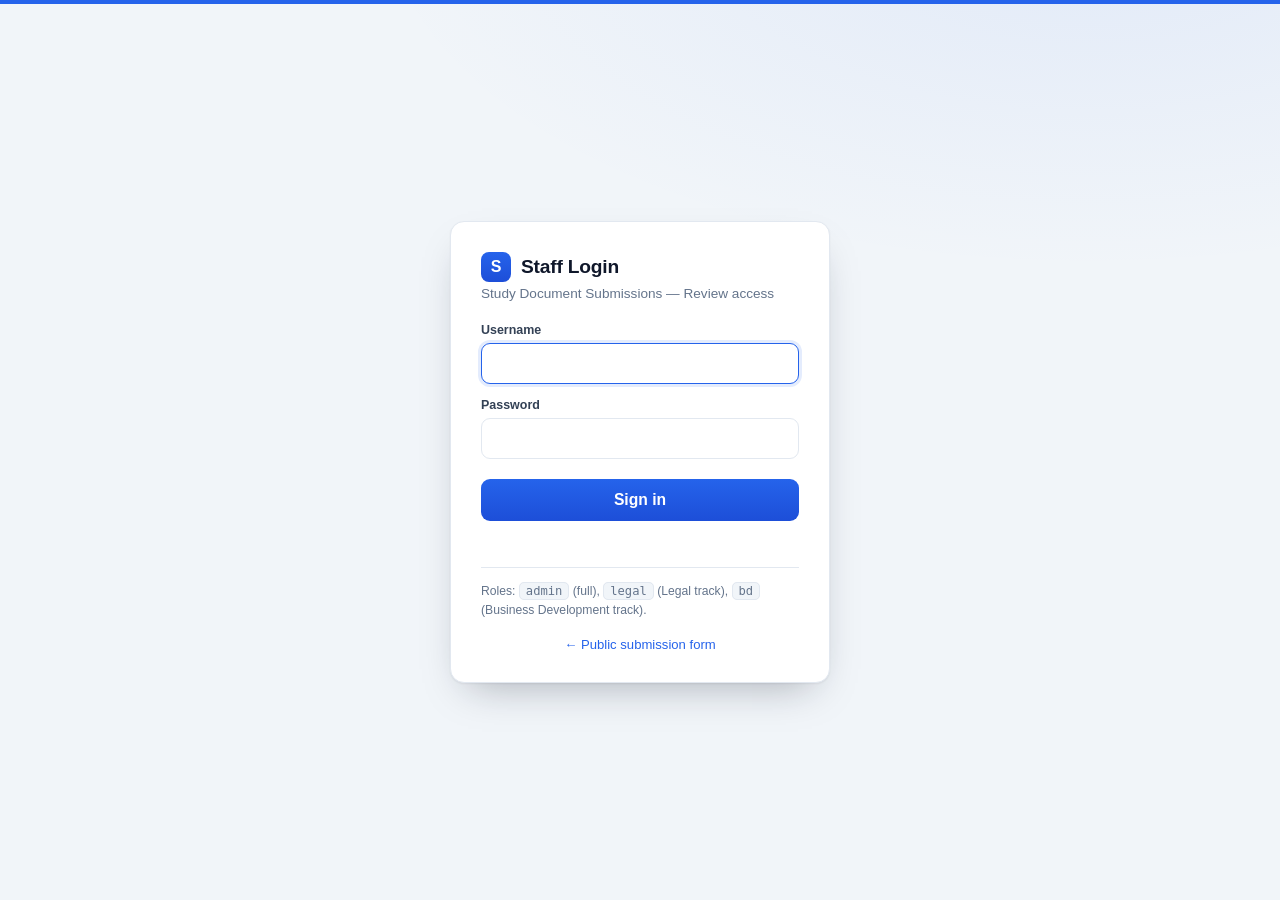
<file: Index.html>
<!DOCTYPE html>
<html lang="en">
<head>
  <meta charset="UTF-8" />
  <meta name="viewport" content="width=device-width, initial-scale=1.0" />
  <title>Staff Login — Study Document Submissions</title>
  <style>
    :root{--bg:#f1f5f9;--surface:#fff;--border:#e2e8f0;--text:#0f172a;--muted:#64748b;--brand:#2563eb;--brand2:#1d4ed8;--shadow:0 1px 2px rgba(16,24,40,.06),0 18px 40px -18px rgba(16,24,40,.35);}
    *{box-sizing:border-box;} body{margin:0;min-height:100vh;display:flex;align-items:center;justify-content:center;padding:24px;background:radial-gradient(1200px 600px at 85% -10%,rgba(37,99,235,.08),transparent 60%),var(--bg);font-family:"Inter",-apple-system,BlinkMacSystemFont,"Segoe UI",Roboto,"Noto Sans Thai",sans-serif;color:var(--text);border-top:4px solid var(--brand);}
    .card{width:100%;max-width:380px;background:var(--surface);border:1px solid var(--border);border-radius:14px;box-shadow:var(--shadow);padding:30px;}
    .brand{display:flex;align-items:center;gap:10px;margin-bottom:4px;}
    .brand .dot{width:30px;height:30px;border-radius:8px;background:linear-gradient(180deg,var(--brand),var(--brand2));display:flex;align-items:center;justify-content:center;color:#fff;font-weight:800;}
    h1{font-size:1.2rem;margin:0;letter-spacing:-.2px;}
    p.sub{color:var(--muted);font-size:.85rem;margin:4px 0 22px;}
    label{display:block;font-size:.78rem;font-weight:700;color:#334155;margin:14px 0 6px;}
    input{width:100%;padding:11px 12px;border:1px solid var(--border);border-radius:9px;font:inherit;font-size:.95rem;background:#fff;color:var(--text);}
    input:focus{outline:none;border-color:var(--brand);box-shadow:0 0 0 3px rgba(37,99,235,.12);}
    button{width:100%;margin-top:20px;padding:12px;border:none;border-radius:9px;background:linear-gradient(180deg,var(--brand),var(--brand2));color:#fff;font-weight:700;font-size:.98rem;cursor:pointer;}
    button:hover{filter:brightness(1.06);} button:disabled{opacity:.6;cursor:default;}
    .err{color:#dc2626;font-size:.85rem;margin-top:14px;min-height:1em;}
    .hint{margin-top:18px;font-size:.76rem;color:var(--muted);border-top:1px solid var(--border);padding-top:14px;line-height:1.6;}
    .hint code{background:#f1f5f9;border:1px solid var(--border);border-radius:5px;padding:1px 6px;}
    .back{display:block;text-align:center;margin-top:16px;font-size:.82rem;color:var(--brand);text-decoration:none;}
  </style>
</head>
<body>
  <div class="card">
    <div class="brand"><span class="dot">S</span><h1>Staff Login</h1></div>
    <p class="sub">Study Document Submissions — Review access</p>
    <form id="loginForm">
      <label for="username">Username</label>
      <input id="username" autocomplete="username" autofocus />
      <label for="password">Password</label>
      <input id="password" type="password" autocomplete="current-password" />
      <button type="submit" id="btn">Sign in</button>
      <div class="err" id="err"></div>
    </form>
    <div class="hint">
      Roles: <code>admin</code> (full), <code>legal</code> (Legal track), <code>bd</code> (Business Development track).
    </div>
    <a class="back" id="pub" href="/app/">← Public submission form</a>
  </div>
  <script>
    const BASE=(function(){const p=location.pathname;const r=['/login','/login.html'];for(const x of r){if(p===x||p.endsWith(x))return p.slice(0,p.length-x.length);}return p.endsWith('/')?p.slice(0,-1):p;})();
    const u=p=>BASE+p;
    document.getElementById('pub').href=u('/');
    const params=new URLSearchParams(location.search);
    const next=params.get('next')||'/review';
    const form=document.getElementById('loginForm'), err=document.getElementById('err'), btn=document.getElementById('btn');
    form.addEventListener('submit',async e=>{
      e.preventDefault(); err.textContent='';
      const username=document.getElementById('username').value.trim();
      const password=document.getElementById('password').value;
      if(!username||!password){err.textContent='Please enter username and password.';return;}
      btn.disabled=true; btn.textContent='Signing in...';
      try{
        const res=await fetch(u('/api/login'),{method:'POST',headers:{'Content-Type':'application/json'},body:JSON.stringify({username,password})});
        const data=await res.json().catch(()=>({}));
        if(res.ok&&data.token){
          sessionStorage.setItem('staff_token',data.token);
          sessionStorage.setItem('staff_role',data.role);
          sessionStorage.setItem('staff_name',data.name);
          location.href=u(next.startsWith('/')?next:'/'+next);
        }else{
          err.textContent=data.error||('Login failed (HTTP '+res.status+')');
          btn.disabled=false; btn.textContent='Sign in';
        }
      }catch(ex){ err.textContent='Network error: '+ex.message; btn.disabled=false; btn.textContent='Sign in'; }
    });
  </script>
</body>
</html>
</file>
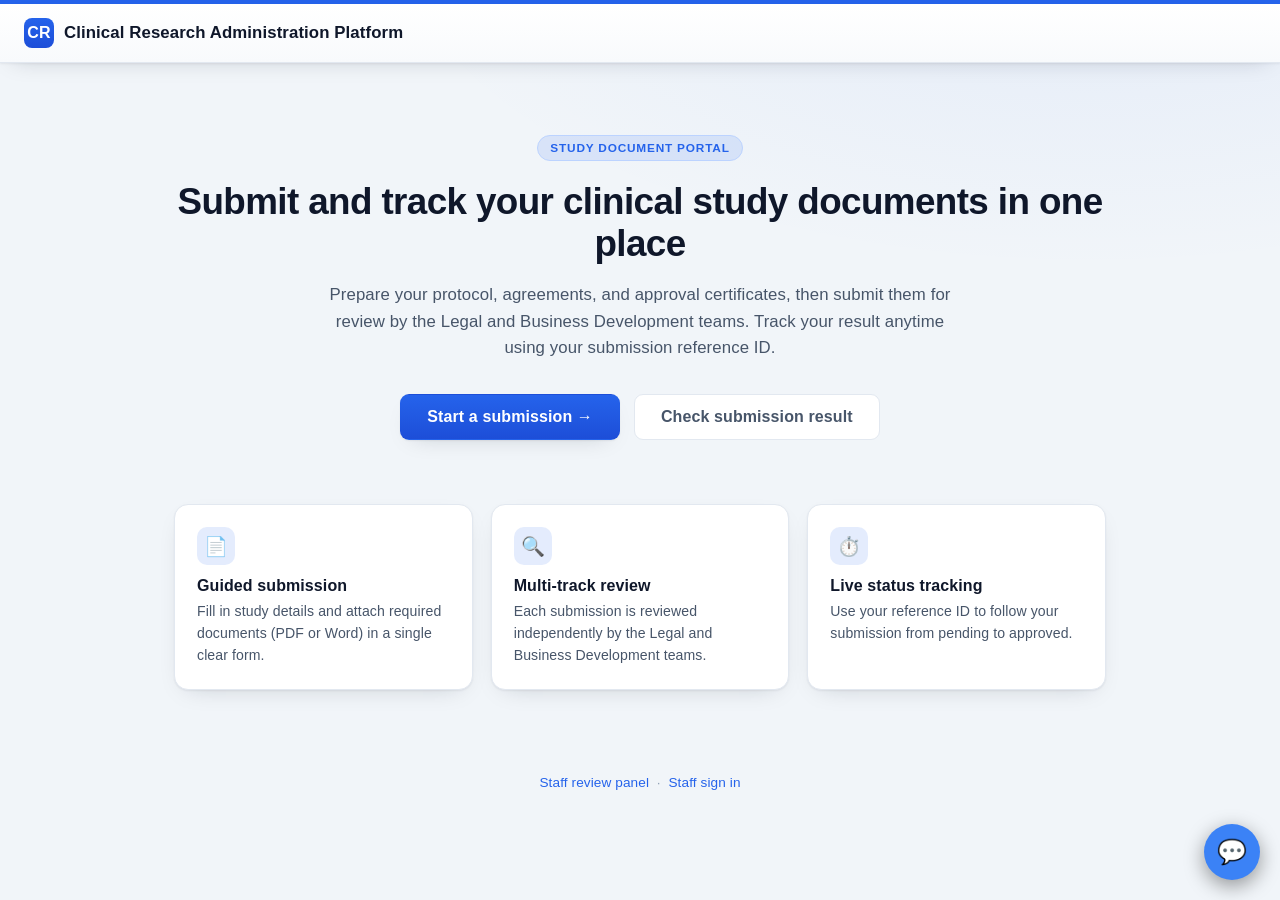
<file: index.html>
<!DOCTYPE html>
<html lang="en">
<head>
  <meta charset="UTF-8" />
  <meta name="viewport" content="width=device-width, initial-scale=1.0" />
  <title>Clinical Research Administration Platform</title>
  <style>
    * { box-sizing: border-box; }
    :root {
      --app-bg:        #f1f5f9;
      --surface-1:     #ffffff;
      --surface-2:     #f8fafc;
      --surface-3:     #eef2f7;
      --border:        #e2e8f0;
      --text:          #0f172a;
      --text-muted:    #475569;
      --text-dim:      #94a3b8;
      --brand:         #2563eb;
      --brand-strong:  #1d4ed8;
      --brand-tint:    rgba(37,99,235,.12);
      --radius:14px; --radius-sm:9px;
      --shadow:0 1px 2px rgba(16,24,40,.06), 0 8px 24px -14px rgba(16,24,40,.25);
      --font:"Inter",-apple-system,BlinkMacSystemFont,"Segoe UI",Roboto,"Helvetica Neue",Arial,"Noto Sans Thai",sans-serif;
    }
    body {
      margin: 0;
      min-height: 100vh;
      font-family: var(--font);
      color: var(--text);
      background:
        radial-gradient(1200px 600px at 85% -10%, rgba(37,99,235,.07), transparent 60%),
        var(--app-bg);
      border-top: 4px solid var(--brand);
      -webkit-font-smoothing: antialiased;
      letter-spacing: .1px;
    }
    .topbar {
      background: linear-gradient(180deg, #ffffff, #f8fafc);
      border-bottom: 1px solid var(--border);
      box-shadow: var(--shadow);
      padding: 14px 24px;
      display: flex;
      align-items: center;
      gap: 10px;
    }
    .topbar .logo {
      width: 30px; height: 30px; border-radius: 8px;
      background: linear-gradient(180deg, var(--brand), var(--brand-strong));
      display: inline-flex; align-items: center; justify-content: center;
      color: #fff; font-weight: 800; font-size: 1rem;
    }
    .topbar h1 { font-size: 1.05rem; margin: 0; font-weight: 700; }

    .hero {
      max-width: 980px;
      margin: 0 auto;
      padding: 72px 24px 40px;
      text-align: center;
    }
    .eyebrow {
      display: inline-block;
      font-size: .74rem;
      font-weight: 700;
      letter-spacing: .8px;
      text-transform: uppercase;
      color: var(--brand);
      background: var(--brand-tint);
      border: 1px solid #bcd3ff;
      padding: 5px 12px;
      border-radius: 999px;
      margin-bottom: 20px;
    }
    .hero h2 {
      font-size: 2.3rem;
      line-height: 1.15;
      margin: 0 0 16px;
      letter-spacing: -.6px;
      font-weight: 800;
    }
    .hero p.lead {
      font-size: 1.05rem;
      color: var(--text-muted);
      max-width: 640px;
      margin: 0 auto 32px;
      line-height: 1.6;
    }
    .cta-row {
      display: flex;
      gap: 14px;
      justify-content: center;
      flex-wrap: wrap;
    }
    .btn {
      display: inline-flex;
      align-items: center;
      gap: 8px;
      padding: 13px 26px;
      border-radius: var(--radius-sm);
      font-size: 1rem;
      font-weight: 600;
      text-decoration: none;
      cursor: pointer;
      border: 1px solid transparent;
      transition: filter .15s, background .15s;
    }
    .btn-primary {
      background: linear-gradient(180deg, var(--brand), var(--brand-strong));
      color: #fff;
      box-shadow: var(--shadow);
    }
    .btn-primary:hover { filter: brightness(1.07); }
    .btn-ghost {
      background: #fff;
      border-color: var(--border);
      color: var(--text-muted);
    }
    .btn-ghost:hover { background: var(--surface-3); color: var(--text); }

    .cards {
      max-width: 980px;
      margin: 0 auto;
      padding: 24px 24px 72px;
      display: grid;
      grid-template-columns: repeat(3, 1fr);
      gap: 18px;
    }
    .feature {
      background: var(--surface-1);
      border: 1px solid var(--border);
      border-radius: var(--radius);
      padding: 22px;
      box-shadow: var(--shadow);
    }
    .feature .ic {
      width: 38px; height: 38px; border-radius: 10px;
      background: var(--brand-tint); color: var(--brand);
      display: inline-flex; align-items: center; justify-content: center;
      font-size: 1.2rem; margin-bottom: 12px;
    }
    .feature h3 { margin: 0 0 6px; font-size: 1rem; font-weight: 700; }
    .feature p { margin: 0; font-size: .88rem; color: var(--text-muted); line-height: 1.55; }

    .footer-links {
      text-align: center;
      padding: 0 24px 48px;
      font-size: .85rem;
      color: var(--text-dim);
    }
    .footer-links a { color: var(--brand); text-decoration: none; }
    .footer-links a:hover { text-decoration: underline; }

    @media (max-width: 760px) {
      .cards { grid-template-columns: 1fr; }
      .hero { padding-top: 48px; }
      .hero h2 { font-size: 1.8rem; }
    }
  </style>
</head>
<body>
  <div class="topbar">
    <span class="logo">CR</span>
    <h1>Clinical Research Administration Platform</h1>
  </div>

  <section class="hero">
    <span class="eyebrow">Study Document Portal</span>
    <h2>Submit and track your clinical study documents in one place</h2>
    <p class="lead">
      Prepare your protocol, agreements, and approval certificates, then submit them
      for review by the Legal and Business Development teams. Track your result anytime
      using your submission reference ID.
    </p>
    <div class="cta-row">
      <a class="btn btn-primary navlink" data-path="/submission" href="/submission">
        Start a submission →
      </a>
      <a class="btn btn-ghost navlink" data-path="/result" href="/result">
        Check submission result
      </a>
    </div>
  </section>

  <section class="cards">
    <div class="feature">
      <div class="ic">📄</div>
      <h3>Guided submission</h3>
      <p>Fill in study details and attach required documents (PDF or Word) in a single clear form.</p>
    </div>
    <div class="feature">
      <div class="ic">🔍</div>
      <h3>Multi-track review</h3>
      <p>Each submission is reviewed independently by the Legal and Business Development teams.</p>
    </div>
    <div class="feature">
      <div class="ic">⏱️</div>
      <h3>Live status tracking</h3>
      <p>Use your reference ID to follow your submission from pending to approved.</p>
    </div>
  </section>

  <p class="footer-links">
    <a class="navlink" data-path="/review" href="/review">Staff review panel</a>
    &nbsp;·&nbsp;
    <a class="navlink" data-path="/login" href="/login">Staff sign in</a>
  </p>

  <script>
    // Detect base prefix (e.g. "" when served at "/", "/app" behind a proxy).
    const BASE = (function () {
      var p = window.location.pathname;
      var routes = ["/index.html", "/", "/submission.html", "/submission",
                    "/admin", "/admin.html", "/review", "/review.html",
                    "/result-preview", "/result-preview.html",
                    "/result", "/result.html", "/login", "/login.html"];
      for (var i = 0; i < routes.length; i++) {
        if (routes[i] !== "/" && (p === routes[i] || p.endsWith(routes[i]))) {
          return p.slice(0, p.length - routes[i].length);
        }
      }
      if (p.endsWith("/")) return p.slice(0, -1);
      return p;
    })();
    function u(path) { return BASE + path; }

    // Make nav links base-aware
    document.querySelectorAll("a.navlink").forEach(function (a) {
      a.setAttribute("href", u(a.dataset.path));
    });
  </script>
  <script>
  (function(){
    var p=window.location.pathname;
    var routes=["/index.html","/submission.html","/submission","/admin","/admin.html","/review","/review.html","/result-preview","/result-preview.html","/result","/result.html","/login","/login.html"];
    var base=p;
    for(var i=0;i<routes.length;i++){ if(p===routes[i]||p.endsWith(routes[i])){ base=p.slice(0,p.length-routes[i].length); break; } }
    if(base===p){ base = p.endsWith("/")?p.slice(0,-1):p; }
    var s=document.createElement("script"); s.src=base+"/chat-widget.js"; s.defer=true; document.body.appendChild(s);
  })();
  </script>
</body>
</html>
</file>
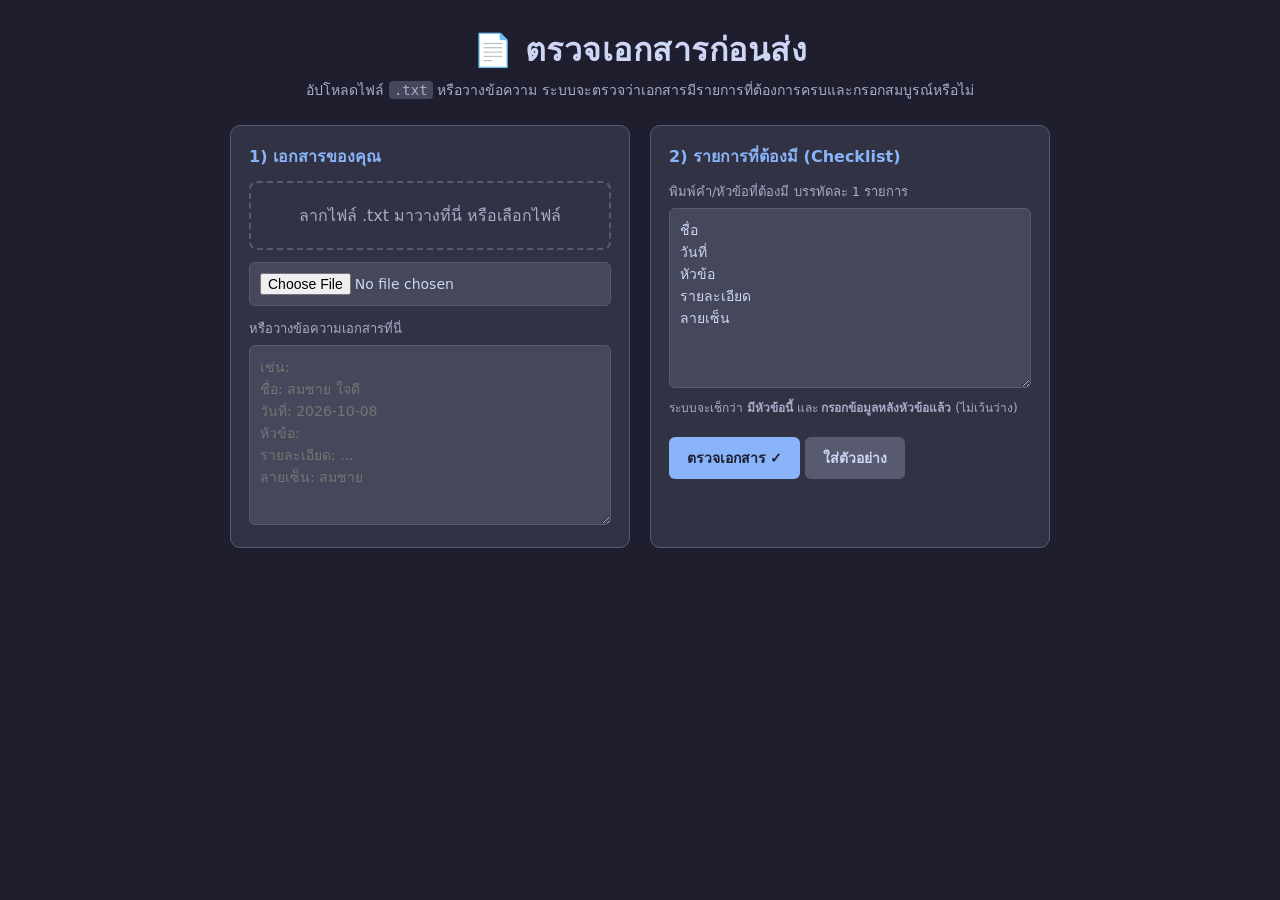
<file: doc-checker.html>
<!DOCTYPE html>
<html lang="th">
<head>
<meta charset="UTF-8" />
<meta name="viewport" content="width=device-width, initial-scale=1.0" />
<title>ตรวจเอกสารก่อนส่ง (Document Checker)</title>
<style>
  :root {
    --bg: #1e1e2e;
    --panel-bg: #313244;
    --input-bg: #45475a;
    --text: #cdd6f4;
    --muted: #a6adc8;
    --accent: #89b4fa;
    --ok: #a6e3a1;
    --error: #f38ba8;
    --warn: #f9e2af;
    --border: #585b70;
  }

  * { box-sizing: border-box; }

  body {
    margin: 0;
    min-height: 100vh;
    background: var(--bg);
    color: var(--text);
    font-family: system-ui, -apple-system, Segoe UI, Roboto, sans-serif;
    padding: 24px;
    display: flex;
    flex-direction: column;
    align-items: center;
  }

  h1 {
    margin: 0 0 4px;
    font-weight: 600;
    letter-spacing: 0.5px;
    text-align: center;
  }

  .subtitle {
    color: var(--muted);
    margin: 0 0 24px;
    text-align: center;
    font-size: 14px;
  }

  .container {
    width: min(100%, 820px);
    display: grid;
    gap: 20px;
    grid-template-columns: 1fr;
  }

  @media (min-width: 760px) {
    .container { grid-template-columns: 1fr 1fr; }
    .full { grid-column: 1 / -1; }
  }

  .panel {
    background: var(--panel-bg);
    border: 1px solid var(--border);
    border-radius: 10px;
    padding: 18px;
  }

  .panel h2 {
    margin: 0 0 12px;
    font-size: 16px;
    color: var(--accent);
  }

  label { display: block; font-size: 13px; color: var(--muted); margin-bottom: 6px; }

  textarea, input[type="file"] {
    width: 100%;
    background: var(--input-bg);
    color: var(--text);
    border: 1px solid var(--border);
    border-radius: 6px;
    padding: 10px;
    font-family: inherit;
    font-size: 14px;
  }

  textarea { min-height: 180px; resize: vertical; }

  .drop {
    border: 2px dashed var(--border);
    border-radius: 8px;
    padding: 20px;
    text-align: center;
    color: var(--muted);
    margin-bottom: 12px;
    transition: border-color 0.15s, background 0.15s;
  }
  .drop.drag { border-color: var(--accent); background: rgba(137,180,250,0.08); }

  button {
    background: var(--accent);
    color: #1e1e2e;
    border: none;
    border-radius: 6px;
    padding: 10px 18px;
    font-size: 14px;
    font-weight: 600;
    cursor: pointer;
    margin-top: 8px;
  }
  button:hover { filter: brightness(1.08); }
  button.secondary { background: var(--border); color: var(--text); }

  .score {
    font-size: 15px;
    margin: 0 0 14px;
    padding: 10px 12px;
    border-radius: 6px;
    background: var(--input-bg);
  }
  .score.pass { border-left: 4px solid var(--ok); }
  .score.fail { border-left: 4px solid var(--error); }

  ul.results { list-style: none; padding: 0; margin: 0; }
  ul.results li {
    display: flex;
    align-items: flex-start;
    gap: 8px;
    padding: 7px 0;
    border-bottom: 1px solid var(--border);
    font-size: 14px;
  }
  ul.results li:last-child { border-bottom: none; }
  .icon { font-size: 15px; line-height: 1.4; }
  .ok  { color: var(--ok); }
  .bad { color: var(--error); }
  .warn{ color: var(--warn); }
  .detail { color: var(--muted); font-size: 12px; }

  .hint { color: var(--muted); font-size: 12px; margin-top: 6px; }
  code { background: var(--input-bg); padding: 1px 5px; border-radius: 4px; }
</style>
</head>
<body>
  <h1>📄 ตรวจเอกสารก่อนส่ง</h1>
  <p class="subtitle">อัปโหลดไฟล์ <code>.txt</code> หรือวางข้อความ ระบบจะตรวจว่าเอกสารมีรายการที่ต้องการครบและกรอกสมบูรณ์หรือไม่</p>

  <div class="container">
    <div class="panel">
      <h2>1) เอกสารของคุณ</h2>
      <div class="drop" id="drop">ลากไฟล์ .txt มาวางที่นี่ หรือเลือกไฟล์</div>
      <input type="file" id="file" accept=".txt,text/plain" />
      <label style="margin-top:12px">หรือวางข้อความเอกสารที่นี่</label>
      <textarea id="docText" placeholder="เช่น:&#10;ชื่อ: สมชาย ใจดี&#10;วันที่: 2026-10-08&#10;หัวข้อ:&#10;รายละเอียด: ...&#10;ลายเซ็น: สมชาย"></textarea>
    </div>

    <div class="panel">
      <h2>2) รายการที่ต้องมี (Checklist)</h2>
      <label>พิมพ์คำ/หัวข้อที่ต้องมี บรรทัดละ 1 รายการ</label>
      <textarea id="checklist">ชื่อ
วันที่
หัวข้อ
รายละเอียด
ลายเซ็น</textarea>
      <p class="hint">ระบบจะเช็กว่า <b>มีหัวข้อนี้</b> และ <b>กรอกข้อมูลหลังหัวข้อแล้ว</b> (ไม่เว้นว่าง)</p>
      <button id="checkBtn">ตรวจเอกสาร ✓</button>
      <button id="sampleBtn" class="secondary">ใส่ตัวอย่าง</button>
    </div>

    <div class="panel full" id="resultPanel" style="display:none">
      <h2>ผลการตรวจสอบ</h2>
      <div class="score" id="score"></div>
      <ul class="results" id="results"></ul>
    </div>
  </div>

<script>
  "use strict";

  const el = (id) => document.getElementById(id);
  const docText   = el("docText");
  const checklist = el("checklist");
  const drop      = el("drop");
  const fileInput = el("file");

  // ---- โหลดไฟล์ .txt เข้า textarea ----
  function loadFile(file) {
    if (!file) return;
    if (!file.name.toLowerCase().endsWith(".txt") && file.type !== "text/plain") {
      alert("รองรับเฉพาะไฟล์ .txt ในเวอร์ชันนี้");
      return;
    }
    const reader = new FileReader();
    reader.onload = (e) => { docText.value = e.target.result; };
    reader.readAsText(file, "utf-8");
  }

  fileInput.addEventListener("change", (e) => loadFile(e.target.files[0]));

  // ลากไฟล์มาวาง (drag & drop)
  ["dragenter", "dragover"].forEach(ev =>
    drop.addEventListener(ev, (e) => { e.preventDefault(); drop.classList.add("drag"); })
  );
  ["dragleave", "drop"].forEach(ev =>
    drop.addEventListener(ev, (e) => { e.preventDefault(); drop.classList.remove("drag"); })
  );
  drop.addEventListener("drop", (e) => loadFile(e.dataTransfer.files[0]));
  drop.addEventListener("click", () => fileInput.click());

  // ---- ตรรกะการตรวจสอบ ----
  // สำหรับแต่ละรายการใน checklist เราจะหาในเอกสารแบบ "หัวข้อ: ค่า"
  // แล้วประเมิน 3 สถานะ: ไม่พบหัวข้อ / พบแต่ว่างเปล่า / กรอกครบ
  function checkDocument(text, items) {
    const lines = text.split(/\r?\n/);

    return items.map((item) => {
      const key = item.trim();
      if (!key) return null;

      // หาบรรทัดที่ขึ้นต้นด้วยหัวข้อ (รองรับ ":" และ "：")
      let found = false;
      let filled = false;
      let value = "";

      for (const line of lines) {
        // แยกหัวข้อกับค่าด้วยเครื่องหมาย : หรือ ：
        const m = line.match(/^(.*?)[:：](.*)$/);
        if (m) {
          const label = m[1].trim();
          if (label === key || label.includes(key)) {
            found = true;
            value = m[2].trim();
            if (value.length > 0) filled = true;
            break;
          }
        } else if (line.trim().includes(key)) {
          // พบคำแต่ไม่ได้อยู่ในรูปแบบ "หัวข้อ: ค่า"
          found = true;
        }
      }

      let status, note;
      if (!found)      { status = "missing"; note = "ไม่พบหัวข้อนี้ในเอกสาร"; }
      else if (!filled){ status = "empty";   note = "พบหัวข้อแต่ยังไม่ได้กรอกข้อมูล"; }
      else             { status = "ok";      note = "ข้อมูล: " + value; }

      return { key, status, note };
    }).filter(Boolean);
  }

  function render(results) {
    const resultPanel = el("resultPanel");
    const scoreBox    = el("score");
    const list        = el("results");

    resultPanel.style.display = "";
    list.innerHTML = "";

    let passCount = 0;
    for (const r of results) {
      const li = document.createElement("li");
      let icon, cls;
      if (r.status === "ok")       { icon = "✅"; cls = "ok";  passCount++; }
      else if (r.status === "empty"){ icon = "⚠️"; cls = "warn"; }
      else                          { icon = "❌"; cls = "bad"; }

      li.innerHTML =
        `<span class="icon ${cls}">${icon}</span>` +
        `<span><b>${escapeHtml(r.key)}</b><br>` +
        `<span class="detail">${escapeHtml(r.note)}</span></span>`;
      list.appendChild(li);
    }

    const total = results.length;
    const complete = passCount === total && total > 0;
    scoreBox.className = "score " + (complete ? "pass" : "fail");
    scoreBox.innerHTML = complete
      ? `🎉 เอกสารครบถ้วนและกรอกสมบูรณ์ (${passCount}/${total}) — พร้อมส่ง!`
      : `ผ่าน ${passCount}/${total} รายการ — ยังส่งไม่ได้ กรุณาแก้ไขรายการที่ ⚠️/❌`;
  }

  function escapeHtml(s) {
    return s.replace(/[&<>"']/g, (c) => (
      { "&":"&amp;", "<":"&lt;", ">":"&gt;", '"':"&quot;", "'":"&#39;" }[c]
    ));
  }

  el("checkBtn").addEventListener("click", () => {
    const text  = docText.value;
    const items = checklist.value.split(/\r?\n/).map(s => s.trim()).filter(Boolean);
    if (!text.trim()) { alert("กรุณาอัปโหลดไฟล์หรือวางข้อความเอกสารก่อน"); return; }
    if (items.length === 0) { alert("กรุณากำหนดรายการที่ต้องมีอย่างน้อย 1 รายการ"); return; }
    render(checkDocument(text, items));
  });

  // ปุ่มใส่ตัวอย่าง
  el("sampleBtn").addEventListener("click", () => {
    docText.value =
`ชื่อ: สมชาย ใจดี
วันที่: 2026-10-08
หัวข้อ:
รายละเอียด: ขอยื่นเอกสารเพื่อพิจารณา
ลายเซ็น: สมชาย`;
  });
</script>
</body>
</html>
</file>
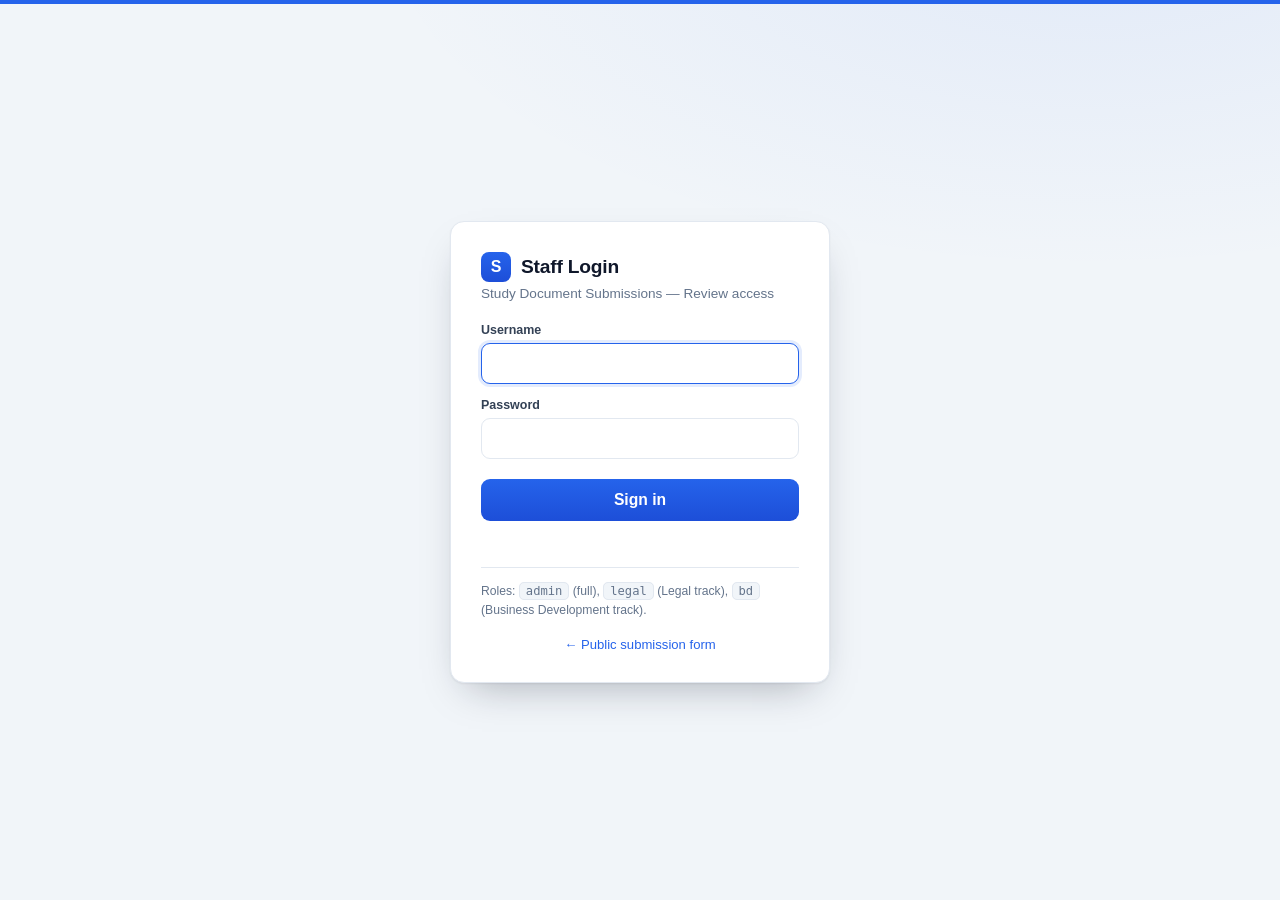
<file: login.html>
<!DOCTYPE html>
<html lang="en">
<head>
  <meta charset="UTF-8" />
  <meta name="viewport" content="width=device-width, initial-scale=1.0" />
  <title>Staff Login — Study Document Submissions</title>
  <style>
    :root{--bg:#f1f5f9;--surface:#fff;--border:#e2e8f0;--text:#0f172a;--muted:#64748b;--brand:#2563eb;--brand2:#1d4ed8;--shadow:0 1px 2px rgba(16,24,40,.06),0 18px 40px -18px rgba(16,24,40,.35);}
    *{box-sizing:border-box;} body{margin:0;min-height:100vh;display:flex;align-items:center;justify-content:center;padding:24px;background:radial-gradient(1200px 600px at 85% -10%,rgba(37,99,235,.08),transparent 60%),var(--bg);font-family:"Inter",-apple-system,BlinkMacSystemFont,"Segoe UI",Roboto,"Noto Sans Thai",sans-serif;color:var(--text);border-top:4px solid var(--brand);}
    .card{width:100%;max-width:380px;background:var(--surface);border:1px solid var(--border);border-radius:14px;box-shadow:var(--shadow);padding:30px;}
    .brand{display:flex;align-items:center;gap:10px;margin-bottom:4px;}
    .brand .dot{width:30px;height:30px;border-radius:8px;background:linear-gradient(180deg,var(--brand),var(--brand2));display:flex;align-items:center;justify-content:center;color:#fff;font-weight:800;}
    h1{font-size:1.2rem;margin:0;letter-spacing:-.2px;}
    p.sub{color:var(--muted);font-size:.85rem;margin:4px 0 22px;}
    label{display:block;font-size:.78rem;font-weight:700;color:#334155;margin:14px 0 6px;}
    input{width:100%;padding:11px 12px;border:1px solid var(--border);border-radius:9px;font:inherit;font-size:.95rem;background:#fff;color:var(--text);}
    input:focus{outline:none;border-color:var(--brand);box-shadow:0 0 0 3px rgba(37,99,235,.12);}
    button{width:100%;margin-top:20px;padding:12px;border:none;border-radius:9px;background:linear-gradient(180deg,var(--brand),var(--brand2));color:#fff;font-weight:700;font-size:.98rem;cursor:pointer;}
    button:hover{filter:brightness(1.06);} button:disabled{opacity:.6;cursor:default;}
    .err{color:#dc2626;font-size:.85rem;margin-top:14px;min-height:1em;}
    .hint{margin-top:18px;font-size:.76rem;color:var(--muted);border-top:1px solid var(--border);padding-top:14px;line-height:1.6;}
    .hint code{background:#f1f5f9;border:1px solid var(--border);border-radius:5px;padding:1px 6px;}
    .back{display:block;text-align:center;margin-top:16px;font-size:.82rem;color:var(--brand);text-decoration:none;}
  </style>
</head>
<body>
  <div class="card">
    <div class="brand"><span class="dot">S</span><h1>Staff Login</h1></div>
    <p class="sub">Study Document Submissions — Review access</p>
    <form id="loginForm">
      <label for="username">Username</label>
      <input id="username" autocomplete="username" autofocus />
      <label for="password">Password</label>
      <input id="password" type="password" autocomplete="current-password" />
      <button type="submit" id="btn">Sign in</button>
      <div class="err" id="err"></div>
    </form>
    <div class="hint">
      Roles: <code>admin</code> (full), <code>legal</code> (Legal track), <code>bd</code> (Business Development track).
    </div>
    <a class="back" id="pub" href="/app/">← Public submission form</a>
  </div>
  <script>
    const BASE=(function(){const p=location.pathname;const r=['/login','/login.html'];for(const x of r){if(p===x||p.endsWith(x))return p.slice(0,p.length-x.length);}return p.endsWith('/')?p.slice(0,-1):p;})();
    const u=p=>BASE+p;
    document.getElementById('pub').href=u('/');
    const params=new URLSearchParams(location.search);
    const next=params.get('next')||'/review';
    const form=document.getElementById('loginForm'), err=document.getElementById('err'), btn=document.getElementById('btn');
    form.addEventListener('submit',async e=>{
      e.preventDefault(); err.textContent='';
      const username=document.getElementById('username').value.trim();
      const password=document.getElementById('password').value;
      if(!username||!password){err.textContent='Please enter username and password.';return;}
      btn.disabled=true; btn.textContent='Signing in...';
      try{
        const res=await fetch(u('/api/login'),{method:'POST',headers:{'Content-Type':'application/json'},body:JSON.stringify({username,password})});
        const data=await res.json().catch(()=>({}));
        if(res.ok&&data.token){
          sessionStorage.setItem('staff_token',data.token);
          sessionStorage.setItem('staff_role',data.role);
          sessionStorage.setItem('staff_name',data.name);
          location.href=u(next.startsWith('/')?next:'/'+next);
        }else{
          err.textContent=data.error||('Login failed (HTTP '+res.status+')');
          btn.disabled=false; btn.textContent='Sign in';
        }
      }catch(ex){ err.textContent='Network error: '+ex.message; btn.disabled=false; btn.textContent='Sign in'; }
    });
  </script>
</body>
</html>
</file>
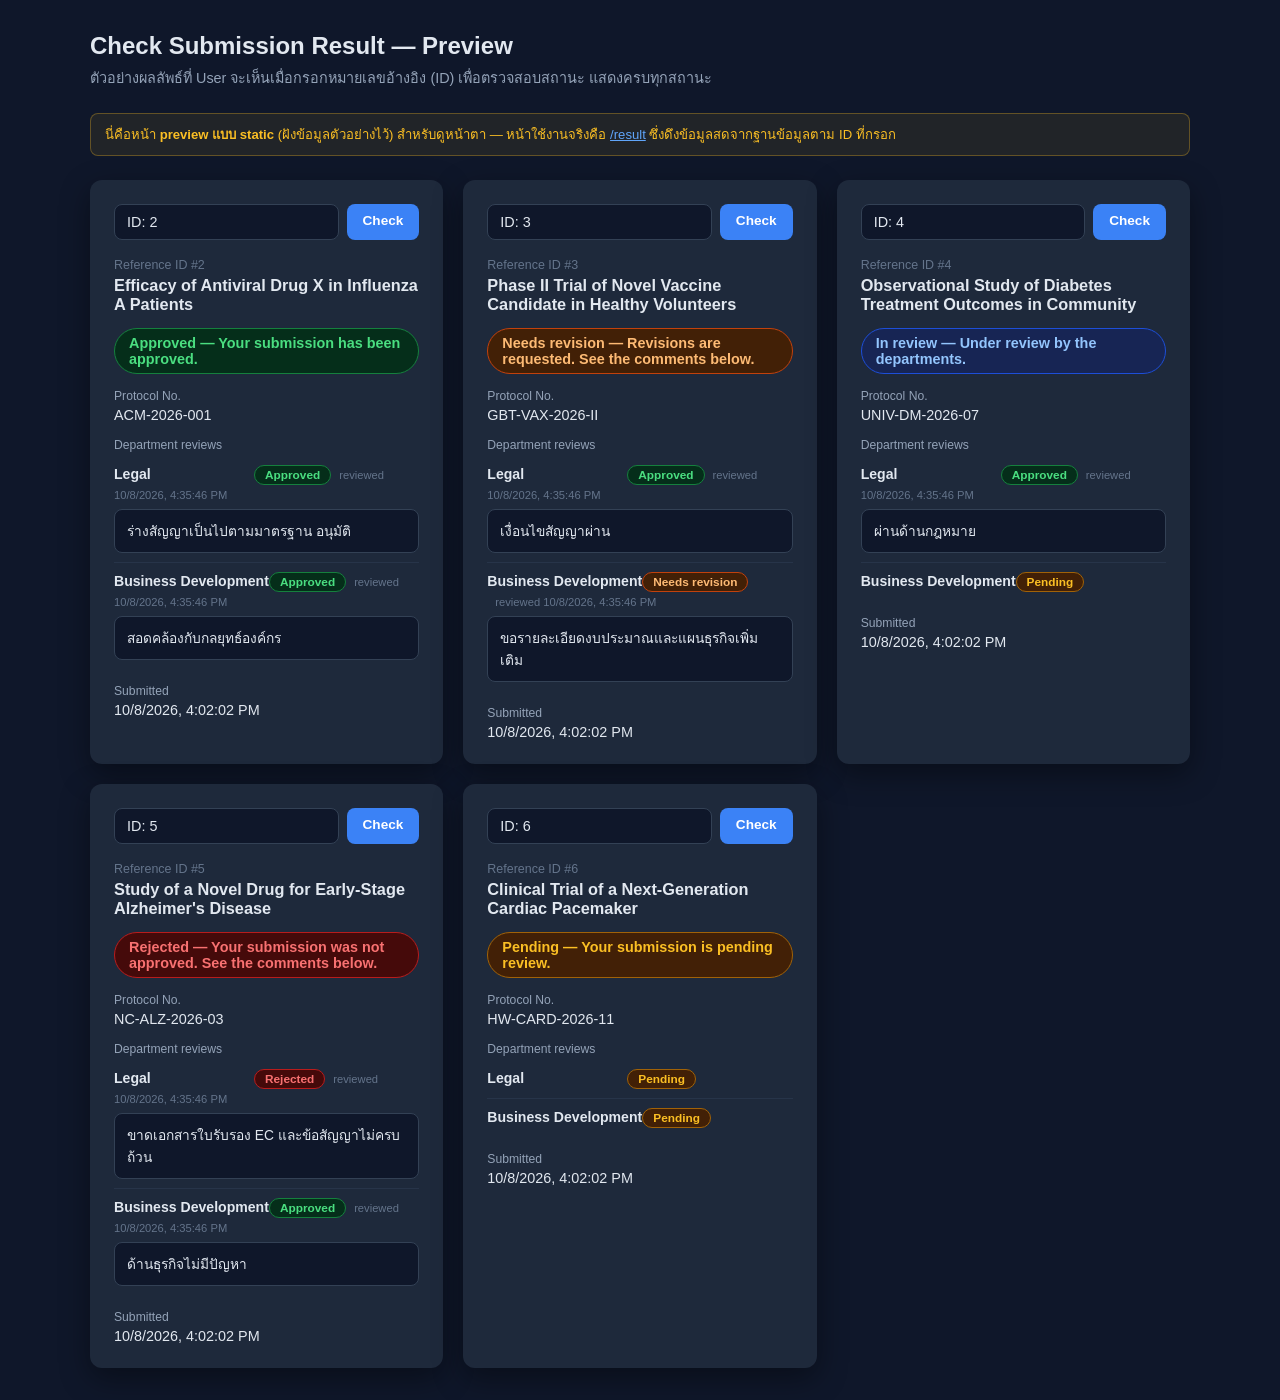
<file: result-preview.html>
<!DOCTYPE html>
<html lang="en">
<head>
  <meta charset="UTF-8" />
  <meta name="viewport" content="width=device-width, initial-scale=1.0" />
  <title>Preview — Check Submission Result (all cases)</title>
  <style>
    * { box-sizing: border-box; }
    body {
      margin: 0;
      font-family: -apple-system, BlinkMacSystemFont, "Segoe UI", Roboto, sans-serif;
      background: #0f172a; color: #e2e8f0; padding: 32px 20px;
    }
    a { color: #60a5fa; }
    .page-head { max-width: 1100px; margin: 0 auto 24px; }
    .page-head h1 { font-size: 1.5rem; margin: 0 0 6px; }
    .page-head p { color: #94a3b8; font-size: 0.9rem; margin: 0; }
    .note {
      max-width: 1100px; margin: 0 auto 24px; font-size: 0.82rem; color: #fbbf24;
      background: rgba(251,191,36,0.08); border: 1px solid rgba(251,191,36,0.3);
      border-radius: 8px; padding: 10px 14px;
    }
    .grid { max-width: 1100px; margin: 0 auto; display: grid; grid-template-columns: repeat(auto-fill, minmax(320px, 1fr)); gap: 20px; }

    /* --- card mirrors result.html look --- */
    .card { background: #1e293b; border-radius: 12px; padding: 24px; box-shadow: 0 10px 30px rgba(0,0,0,0.4); }
    .mock-input { display:flex; gap:8px; margin-bottom:18px; }
    .mock-input .box { flex:1; padding:9px 12px; border:1px solid #334155; border-radius:8px; background:#0f172a; color:#e2e8f0; font-size:0.9rem; }
    .mock-input .btn { background:#3b82f6; color:#fff; border-radius:8px; padding:9px 16px; font-size:0.85rem; font-weight:600; }
    .ref { font-size:0.78rem; color:#64748b; }
    h2.title { font-size:1.02rem; margin:4px 0 14px; }
    .status-pill { display:inline-block; padding:6px 14px; border-radius:999px; font-size:0.9rem; font-weight:700; }
    .status-pill.small { padding:2px 10px; font-size:0.74rem; }
    .st-Pending { background:#422006; color:#fbbf24; border:1px solid #a16207; }
    .st-Approved { background:#052e1a; color:#4ade80; border:1px solid #15803d; }
    .st-Rejected { background:#450a0a; color:#f87171; border:1px solid #b91c1c; }
    .st-Needs-revision { background:#422006; color:#fdba74; border:1px solid #c2410c; }
    .st-In-review { background:#172554; color:#93c5fd; border:1px solid #1d4ed8; }
    .field { margin-top:15px; }
    .field .lbl { font-size:0.76rem; color:#94a3b8; margin-bottom:4px; }
    .field .val { font-size:0.9rem; }
    .track-item { padding:9px 0; border-bottom:1px solid #273449; }
    .track-item:last-child { border-bottom:none; }
    .track-item .track-name { display:inline-block; min-width:140px; font-weight:600; font-size:0.88rem; }
    .track-item .track-when { font-size:0.7rem; color:#64748b; margin-left:8px; }
    .comment-box { background:#0f172a; border:1px solid #334155; border-radius:8px; padding:10px 12px; font-size:0.86rem; white-space:pre-wrap; margin-top:6px; }
  </style>
</head>
<body>
  <div class="page-head">
    <h1>Check Submission Result — Preview</h1>
    <p>ตัวอย่างผลลัพธ์ที่ User จะเห็นเมื่อกรอกหมายเลขอ้างอิง (ID) เพื่อตรวจสอบสถานะ แสดงครบทุกสถานะ</p>
  </div>
  <div class="note">
    นี่คือหน้า <strong>preview แบบ static</strong> (ฝังข้อมูลตัวอย่างไว้) สำหรับดูหน้าตา — หน้าใช้งานจริงคือ
    <a href="/result">/result</a> ซึ่งดึงข้อมูลสดจากฐานข้อมูลตาม ID ที่กรอก
  </div>
  <div class="grid" id="grid"></div>

  <script>
    // Snapshot of real data returned by /api/submission for each sample ID.
    const SAMPLES = [
      { id: 2, titleEN: "Efficacy of Antiviral Drug X in Influenza A Patients", protocolNo: "ACM-2026-001",
        status: "Approved", createdAt: "2026-10-08T16:02:02Z",
        reviews: [
          { track: "Legal", status: "Approved", comment: "ร่างสัญญาเป็นไปตามมาตรฐาน อนุมัติ", reviewedAt: "2026-10-08T16:35:46Z" },
          { track: "Business Development", status: "Approved", comment: "สอดคล้องกับกลยุทธ์องค์กร", reviewedAt: "2026-10-08T16:35:46Z" },
        ] },
      { id: 3, titleEN: "Phase II Trial of Novel Vaccine Candidate in Healthy Volunteers", protocolNo: "GBT-VAX-2026-II",
        status: "Needs revision", createdAt: "2026-10-08T16:02:02Z",
        reviews: [
          { track: "Legal", status: "Approved", comment: "เงื่อนไขสัญญาผ่าน", reviewedAt: "2026-10-08T16:35:46Z" },
          { track: "Business Development", status: "Needs revision", comment: "ขอรายละเอียดงบประมาณและแผนธุรกิจเพิ่มเติม", reviewedAt: "2026-10-08T16:35:46Z" },
        ] },
      { id: 4, titleEN: "Observational Study of Diabetes Treatment Outcomes in Community", protocolNo: "UNIV-DM-2026-07",
        status: "In review", createdAt: "2026-10-08T16:02:02Z",
        reviews: [
          { track: "Legal", status: "Approved", comment: "ผ่านด้านกฎหมาย", reviewedAt: "2026-10-08T16:35:46Z" },
          { track: "Business Development", status: "Pending", comment: "", reviewedAt: null },
        ] },
      { id: 5, titleEN: "Study of a Novel Drug for Early-Stage Alzheimer's Disease", protocolNo: "NC-ALZ-2026-03",
        status: "Rejected", createdAt: "2026-10-08T16:02:02Z",
        reviews: [
          { track: "Legal", status: "Rejected", comment: "ขาดเอกสารใบรับรอง EC และข้อสัญญาไม่ครบถ้วน", reviewedAt: "2026-10-08T16:35:46Z" },
          { track: "Business Development", status: "Approved", comment: "ด้านธุรกิจไม่มีปัญหา", reviewedAt: "2026-10-08T16:35:46Z" },
        ] },
      { id: 6, titleEN: "Clinical Trial of a Next-Generation Cardiac Pacemaker", protocolNo: "HW-CARD-2026-11",
        status: "Pending", createdAt: "2026-10-08T16:02:02Z",
        reviews: [
          { track: "Legal", status: "Pending", comment: "", reviewedAt: null },
          { track: "Business Development", status: "Pending", comment: "", reviewedAt: null },
        ] },
    ];

    function escapeHtml(str) { const d = document.createElement("div"); d.textContent = str == null ? "" : str; return d.innerHTML; }
    function statusClass(s) { return "st-" + String(s || "Pending").replace(/\s+/g, "-"); }
    function fmtDate(iso) { if (!iso) return "—"; const d = new Date(iso); return isNaN(d) ? iso : d.toLocaleString(); }
    function statusMessage(status) {
      switch (status) {
        case "Approved": return "Your submission has been approved.";
        case "Rejected": return "Your submission was not approved. See the comments below.";
        case "Needs revision": return "Revisions are requested. See the comments below.";
        case "In review": return "Under review by the departments.";
        default: return "Your submission is pending review.";
      }
    }

    function cardHtml(d) {
      const tracks = d.reviews.map(function (r) {
        const comment = r.comment ? '<div class="comment-box">' + escapeHtml(r.comment) + "</div>" : "";
        const when = r.reviewedAt ? '<span class="track-when">reviewed ' + escapeHtml(fmtDate(r.reviewedAt)) + "</span>" : "";
        return '<div class="track-item"><span class="track-name">' + escapeHtml(r.track) + "</span>" +
               '<span class="status-pill small ' + statusClass(r.status) + '">' + escapeHtml(r.status) + "</span>" +
               when + comment + "</div>";
      }).join("");

      return (
        '<div class="card">' +
          '<div class="mock-input"><span class="box">ID: ' + d.id + '</span><span class="btn">Check</span></div>' +
          '<div class="ref">Reference ID #' + d.id + "</div>" +
          '<h2 class="title">' + escapeHtml(d.titleEN) + "</h2>" +
          '<span class="status-pill ' + statusClass(d.status) + '">' + escapeHtml(d.status) + " — " + escapeHtml(statusMessage(d.status)) + "</span>" +
          '<div class="field"><div class="lbl">Protocol No.</div><div class="val">' + escapeHtml(d.protocolNo) + "</div></div>" +
          '<div class="field"><div class="lbl">Department reviews</div>' + tracks + "</div>" +
          '<div class="field"><div class="lbl">Submitted</div><div class="val">' + escapeHtml(fmtDate(d.createdAt)) + "</div></div>" +
        "</div>"
      );
    }

    document.getElementById("grid").innerHTML = SAMPLES.map(cardHtml).join("");
  </script>
</body>
</html>
</file>
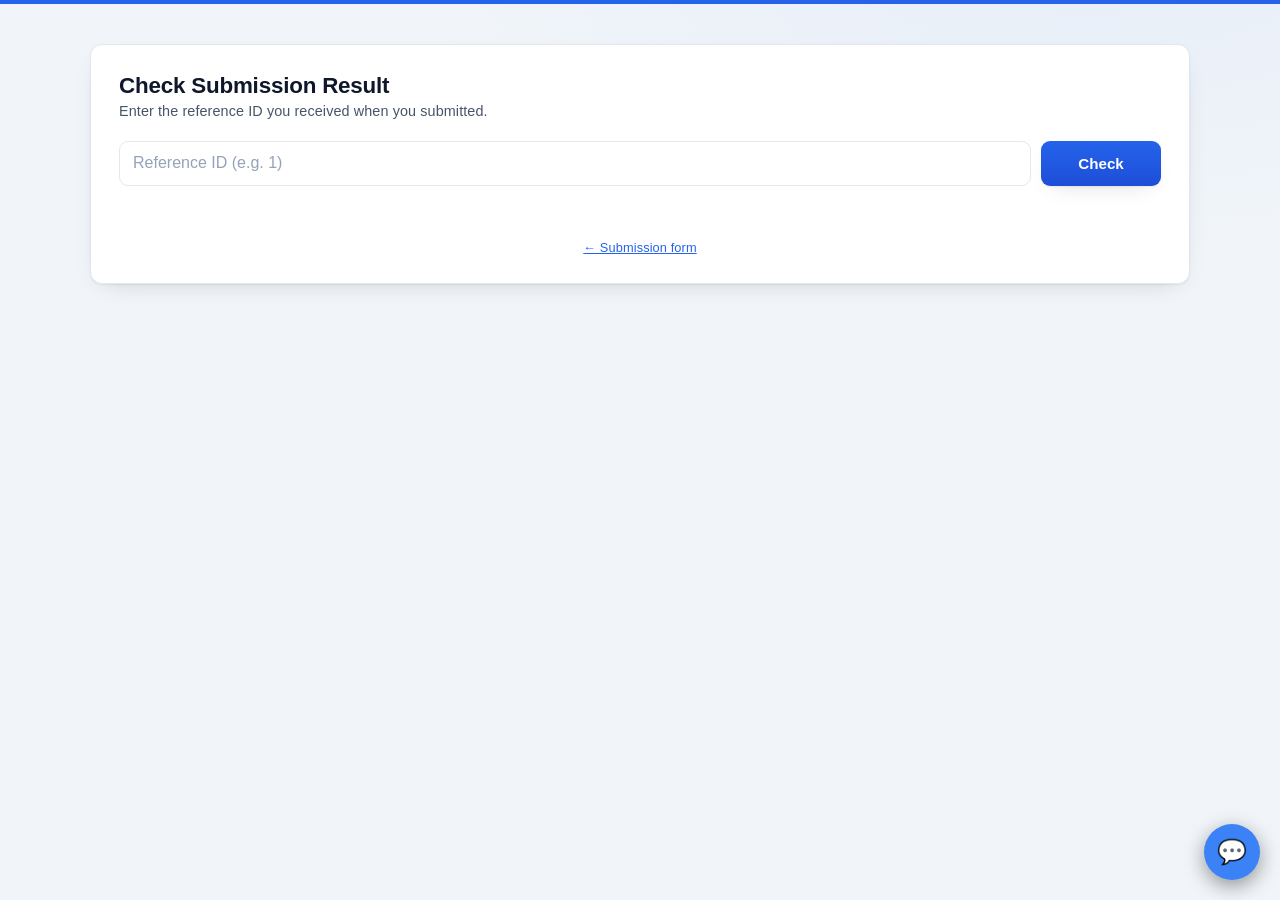
<file: result.html>
<!DOCTYPE html>
<html lang="en">
<head>
  <meta charset="UTF-8" />
  <meta name="viewport" content="width=device-width, initial-scale=1.0" />
  <title>Submission Result</title>
  <style>
    * { box-sizing: border-box; }
    body {
      margin: 0;
      font-family: -apple-system, BlinkMacSystemFont, "Segoe UI", Roboto, sans-serif;
      background: #0f172a; color: #e2e8f0;
      display: flex; align-items: flex-start; justify-content: center;
      min-height: 100vh; padding: 40px 20px;
    }
    a { color: #60a5fa; }
    .container { width: 100%; max-width: 520px; }
    .card { background: #1e293b; border-radius: 12px; padding: 28px; box-shadow: 0 10px 30px rgba(0,0,0,0.4); }
    h1 { margin: 0 0 4px; font-size: 1.4rem; }
    p.subtitle { margin: 0 0 22px; color: #94a3b8; font-size: 0.9rem; }
    .lookup { display:flex; gap:10px; align-items:stretch; }
    .lookup input {
      flex:1; min-width:0; padding:11px 13px; border:1px solid #334155; border-radius:8px;
      background:#0f172a; color:#e2e8f0; font-size:1rem; line-height:1.3;
    }
    .lookup input:focus { outline:none; border-color:#3b82f6; box-shadow:0 0 0 3px rgba(59,130,246,0.25); }
    .lookup button {
      flex:0 0 auto; min-width:120px; border:none; border-radius:8px; background:#3b82f6; color:#fff;
      font-weight:600; padding:11px 22px; font-size:0.95rem; line-height:1.3; cursor:pointer;
    }
    .lookup button:hover { background:#2563eb; }
    .msg { margin-top:16px; font-size:0.88rem; min-height:1em; }
    .msg.error { color:#f87171; }

    .result { margin-top:22px; display:none; }
    .result .ref { font-size:0.8rem; color:#64748b; }
    .result h2 { font-size:1.1rem; margin:4px 0 14px; }
    /* timeline */
    .timeline { display:flex; margin:18px 0 6px; }
    .tl-step { flex:1; text-align:center; position:relative; }
    .tl-step .dot {
      width:26px; height:26px; border-radius:50%; margin:0 auto;
      background:#0f172a; border:2px solid #334155; color:#64748b;
      display:flex; align-items:center; justify-content:center; font-size:0.8rem; font-weight:700; position:relative; z-index:1;
    }
    /* connector line between steps */
    .tl-step:not(:first-child)::before {
      content:""; position:absolute; top:12px; left:-50%; width:100%; height:3px; background:#334155; z-index:0;
    }
    .tl-step.done:not(:first-child)::before,
    .tl-step.current:not(:first-child)::before { background:#3b82f6; }
    .tl-step.done .dot { background:#3b82f6; border-color:#3b82f6; color:#fff; }
    .tl-step.current .dot { border-color:#3b82f6; color:#93c5fd; box-shadow:0 0 0 4px rgba(59,130,246,.25); }
    .tl-step.done.final-ok .dot, .tl-step.current.final-ok .dot { background:#15803d; border-color:#15803d; color:#fff; }
    .tl-step.current.final-bad .dot { background:#b91c1c; border-color:#b91c1c; color:#fff; box-shadow:0 0 0 4px rgba(185,28,28,.25); }
    .tl-step.current.final-warn .dot { background:#c2410c; border-color:#c2410c; color:#fff; box-shadow:0 0 0 4px rgba(194,65,12,.25); }
    .tl-label { font-size:0.72rem; margin-top:6px; color:#94a3b8; line-height:1.3; }
    .tl-step.current .tl-label, .tl-step.done .tl-label { color:#e2e8f0; }
    .tl-date { font-size:0.66rem; color:#64748b; margin-top:2px; }
    .status-pill { display:inline-block; padding:6px 16px; border-radius:999px; font-size:0.95rem; font-weight:700; }
    .st-Pending { background:#422006; color:#fbbf24; border:1px solid #a16207; }
    .st-Approved { background:#052e1a; color:#4ade80; border:1px solid #15803d; }
    .st-Rejected { background:#450a0a; color:#f87171; border:1px solid #b91c1c; }
    .st-Needs-revision { background:#422006; color:#fdba74; border:1px solid #c2410c; }
    .st-In-review { background:#172554; color:#93c5fd; border:1px solid #1d4ed8; }
    .status-pill.small { padding:2px 10px; font-size:0.75rem; font-weight:700; }
    .track-item { padding:10px 0; border-bottom:1px solid #273449; }
    .track-item:last-child { border-bottom:none; }
    .track-item .track-name { display:inline-block; min-width:150px; font-weight:600; font-size:0.9rem; }
    .track-item .track-when { font-size:0.72rem; color:#64748b; margin-left:10px; }
    .field { margin-top:16px; }
    .field .lbl { font-size:0.78rem; color:#94a3b8; margin-bottom:4px; }
    .field .val { font-size:0.92rem; }
    .comment-box { background:#0f172a; border:1px solid #334155; border-radius:8px; padding:12px 14px; font-size:0.9rem; white-space:pre-wrap; }
    .footer-links { margin-top:24px; text-align:center; font-size:0.8rem; color:#64748b; }
    .resubmit { margin-top:22px; padding-top:20px; border-top:1px solid #334155; }
    .resubmit h3 { margin:0 0 4px; font-size:1.05rem; }
    .resubmit .hint { color:#94a3b8; font-size:0.82rem; margin:0 0 14px; }
    .resubmit .rf-label { display:block; font-size:0.8rem; color:#cbd5e1; font-weight:600; margin:12px 0 5px; }
    .resubmit .req { color:#f87171; }
    .resubmit textarea {
      width:100%; min-height:70px; padding:10px 12px; border:1px solid #334155;
      border-radius:8px; background:#0f172a; color:#e2e8f0; font-size:0.9rem; font-family:inherit; resize:vertical;
    }
    .resubmit input[type="file"] { width:100%; font-size:0.82rem; color:#94a3b8; }
    .resubmit input[type="file"]::file-selector-button {
      background:#334155; color:#e2e8f0; border:none; padding:7px 12px; border-radius:6px; margin-right:10px; cursor:pointer; font-size:0.82rem;
    }
    .resubmit button {
      width:100%; margin-top:16px; padding:11px; border:none; border-radius:8px;
      background:#3b82f6; color:#fff; font-size:0.95rem; font-weight:600; cursor:pointer;
    }
    .resubmit button:hover { background:#2563eb; }
    .resubmit button:disabled { opacity:0.6; cursor:default; }
    .rf-err { color:#f87171; font-size:0.78rem; margin-top:4px; min-height:1em; }
    .clear-file { background:transparent; border:1px solid #475569; color:#94a3b8; border-radius:6px; padding:3px 9px; font-size:0.72rem; cursor:pointer; margin-top:5px; }
    .clear-file:hover { background:#334155; color:#e2e8f0; }
    .resubmit .keep { color:#64748b; font-weight:400; font-size:0.72rem; }
  </style>
  <style id="enterprise-theme">
/* ============================================================================
   Enterprise SaaS theme — LIGHT MODE
   Clinical Research Administration Platform. Visual layer loaded LAST so it
   refines look WITHOUT changing markup/content/JS. Overrides the pages'
   hardcoded dark colors to a clean, professional white/slate palette.
   ============================================================================ */

:root {
  --app-bg:        #f1f5f9;   /* page background (soft gray) */
  --surface-1:     #ffffff;   /* cards / panels */
  --surface-2:     #f8fafc;   /* inputs / insets */
  --surface-3:     #eef2f7;   /* hover / elevated rows */
  --border:        #e2e8f0;
  --border-soft:   #eef2f7;
  --text:          #0f172a;
  --text-muted:    #475569;
  --text-dim:      #94a3b8;
  --brand:         #2563eb;
  --brand-strong:  #1d4ed8;
  --brand-tint:    rgba(37,99,235,.12);
  --ok:#15803d; --ok-bg:#e9f8ef; --ok-bd:#86efac;
  --warn:#b45309; --warn-bg:#fef5e7; --warn-bd:#fcd9a5;
  --danger:#b91c1c; --danger-bg:#fdecec; --danger-bd:#f6b7b7;
  --info:#1d4ed8; --info-bg:#e8f0ff; --info-bd:#bcd3ff;
  --radius:12px; --radius-sm:9px;
  --shadow:0 1px 2px rgba(16,24,40,.06), 0 8px 24px -14px rgba(16,24,40,.25);
  --font:"Inter",-apple-system,BlinkMacSystemFont,"Segoe UI",Roboto,"Helvetica Neue",Arial,"Noto Sans Thai",sans-serif;
}

/* ---- base ---- */
body {
  background:
    radial-gradient(1200px 600px at 85% -10%, rgba(37,99,235,.05), transparent 60%),
    var(--app-bg) !important;
  color: var(--text) !important;
  font-family: var(--font) !important;
  -webkit-font-smoothing: antialiased;
  letter-spacing: .1px;
  border-top: 4px solid var(--brand) !important;
}
a { color: var(--brand) !important; }

/* ---- full-width layout (use the whole screen) ---- */
.container { width: 100% !important; max-width: 1100px !important; margin: 0 auto !important; }
.wrap { max-width: 1320px !important; margin: 0 auto !important; }
/* give centered single-card pages (submission/result) breathing room + top gap */
body { padding-left: 24px; padding-right: 24px; }

/* ---- generic dark-surface overrides (catch hardcoded colors) ---- */
.card, .table-wrap, .stat, .ai-panel, .login-card,
.container .card, .doc-field, .track-box, .hd-tickets, .ai-rec,
.comment-box, .resub-note, .conditional, .choice, .section-note {
  background: var(--surface-1) !important;
  border-color: var(--border) !important;
  color: var(--text) !important;
}
.card, .table-wrap, .stat, .ai-panel, .login-card {
  border: 1px solid var(--border) !important;
  border-radius: var(--radius) !important;
  box-shadow: var(--shadow) !important;
}

/* text colors */
h1, h2, h3, .title, .doc-name, .track-name, .tl-label, .hd-tsub { color: var(--text) !important; }
.subtitle, p.subtitle, .muted, .count-note, .section-label, .lbl,
.ai-h, .meta, .card .sub, .note-hint, .hint, .ai-detail, .track-meta,
.tl-date, .hd-th .muted { color: var(--text-muted) !important; }
.field-label, label, .rf-label { color: #334155 !important; }

/* ---- headings / section titles ---- */
h1 { letter-spacing: -.2px; font-weight: 700; }
.section-title {
  color: var(--text) !important;
  border-bottom: 1px solid var(--border) !important;
  font-weight: 700 !important;
}
.section-title::before {
  content: ""; display: inline-block; width: 3px; height: 1em;
  background: var(--brand); border-radius: 2px; margin-right: 9px; vertical-align: -2px;
}

/* ---- top bar ---- */
.topbar {
  background: linear-gradient(180deg, #ffffff, #f8fafc) !important;
  border-bottom: 1px solid var(--border) !important;
  box-shadow: var(--shadow);
}
.topbar h1 { font-size: 1.05rem; color: var(--text) !important; }

/* ---- inputs ---- */
input[type="text"], input[type="email"], input[type="password"],
textarea, select, .lookup input, .toolbar input, .toolbar select,
.review-box select, .review-box textarea, .hd-reply input, .hd-row input,
.resubmit textarea, .resubmit input {
  background: #ffffff !important;
  border: 1px solid var(--border) !important;
  border-radius: var(--radius-sm) !important;
  color: var(--text) !important;
}
input::placeholder, textarea::placeholder { color: #94a3b8 !important; }
input:focus, textarea:focus, select:focus {
  outline: none !important;
  border-color: var(--brand) !important;
  box-shadow: 0 0 0 3px var(--brand-tint) !important;
}

/* ---- buttons ---- */
button[type="submit"], .save-btn, .lookup button, .resubmit button, .hd-send, .hd-fab {
  background: linear-gradient(180deg, var(--brand), var(--brand-strong)) !important;
  border: none !important; color: #fff !important;
  border-radius: var(--radius-sm) !important; font-weight: 600 !important;
  box-shadow: var(--shadow);
}
button[type="submit"]:hover, .save-btn:hover, .lookup button:hover,
.resubmit button:hover, .hd-send:hover, .hd-fab:hover { filter: brightness(1.06); }
.btn-ghost, .clear-btn, .clear-file, .hd-esc, .hd-view {
  background: #fff !important; border: 1px solid var(--border) !important; color: var(--text-muted) !important;
}
.btn-ghost:hover, .clear-btn:hover, .clear-file:hover, .hd-esc:hover { background: var(--surface-3) !important; color: var(--text) !important; }
.del-btn { background: #fdecec !important; color: #b91c1c !important; border: 1px solid #f6b7b7 !important; }
.del-btn:hover { background: #fbd9d9 !important; }

/* ---- status badges ---- */
.status-pill, .ai-badge, .hd-tstatus, .badge, .pill {
  border-radius: 999px !important; font-weight: 700 !important;
}
.st-Approved  { background: var(--ok-bg)!important;    color: var(--ok)!important;    border:1px solid var(--ok-bd)!important; }
.st-Rejected  { background: var(--danger-bg)!important; color: var(--danger)!important; border:1px solid var(--danger-bd)!important; }
.st-Pending   { background: var(--warn-bg)!important;  color: var(--warn)!important;  border:1px solid var(--warn-bd)!important; }
.st-Needs-revision { background: var(--warn-bg)!important; color:#c2410c!important;   border:1px solid var(--warn-bd)!important; }
.st-In-review { background: var(--info-bg)!important;  color: var(--info)!important;  border:1px solid var(--info-bd)!important; }
.badge { background: var(--surface-2)!important; border:1px solid var(--border)!important; color: var(--text-muted)!important; }

/* ---- stat tiles ---- */
.stats { gap: 16px; }
.stat { padding: 18px !important; position: relative; overflow: hidden; }
.stat::after { content:""; position:absolute; left:0; top:0; bottom:0; width:3px; background: var(--brand); }
.stat .num { color: var(--brand) !important; font-weight: 800 !important; letter-spacing: -.5px; }
.stat .lbl { color: var(--text-muted) !important; text-transform: uppercase; letter-spacing: .5px; font-size: .7rem !important; }

/* ---- data table ---- */
table thead th { background: var(--surface-2) !important; color: var(--text-muted) !important; border-bottom: 1px solid var(--border) !important; }
tbody td { border-bottom: 1px solid var(--border-soft) !important; color: var(--text) !important; }
tbody tr.main-row:hover { background: var(--surface-3) !important; }
tbody tr.expanded-row > td { background: #f8fafc !important; }
.id-cell { color: var(--text-dim) !important; }
.title-cell .th { color: var(--text-muted) !important; }

/* ---- detail / review ---- */
.detail { padding: 18px 20px !important; }
.track-box { background: var(--surface-2) !important; border: 1px solid var(--border) !important; }
.review-box { border-top: 1px solid var(--border) !important; }
.row strong { color: #1d4ed8 !important; }

/* ---- AI panel ---- */
.ai-panel { background: var(--surface-2) !important; }
.ai-rec { background: #fff !important; }
.ai-yes { color: var(--ok) !important; } .ai-no { color: var(--danger) !important; }
.ai-src { color: var(--brand) !important; background: var(--info-bg) !important; border: 1px solid var(--info-bd) !important; }
.ai-sum, .ai-analyzed { color: var(--text-muted) !important; }

/* ---- timeline ---- */
.tl-step .dot { background: #fff !important; border-color: var(--border) !important; color: var(--text-dim) !important; }
.tl-step.done .dot, .tl-step.current .dot { background: var(--brand) !important; border-color: var(--brand) !important; color: #fff !important; box-shadow: 0 0 0 4px var(--brand-tint); }
.tl-step:not(:first-child)::before { background: var(--border) !important; }
.tl-step.done:not(:first-child)::before, .tl-step.current:not(:first-child)::before { background: var(--brand) !important; }
.tl-label { color: var(--text) !important; }

/* ---- help desk chat widget (light) ---- */
.hd-panel { background: #fff !important; border: 1px solid var(--border) !important; box-shadow: 0 10px 40px rgba(16,24,40,.18) !important; }
.hd-head { background: var(--surface-2) !important; border-bottom: 1px solid var(--border) !important; }
.hd-head .t { color: var(--text) !important; }
.hd-body { background: #fff !important; }
.hd-foot { background: var(--surface-2) !important; border-top: 1px solid var(--border) !important; }
.hd-bot { background: var(--surface-2) !important; color: var(--text) !important; border: 1px solid var(--border) !important; }
.hd-user { background: var(--brand) !important; color: #fff !important; }
.hd-staff { background: var(--ok-bg) !important; color: #166534 !important; border: 1px solid var(--ok-bd) !important; }

/* ---- messages ---- */
.success { background: var(--ok-bg) !important; border: 1px solid var(--ok-bd) !important; color: #166534 !important; }
.error, .rf-err { color: #dc2626 !important; }

/* scrollbars */
* { scrollbar-width: thin; scrollbar-color: #cbd5e1 transparent; }
*::-webkit-scrollbar { width: 10px; height: 10px; }
*::-webkit-scrollbar-thumb { background: #cbd5e1; border-radius: 8px; }

  </style>
</head>
<body>
  <div class="container">
    <div class="card">
      <h1>Check Submission Result</h1>
      <p class="subtitle">Enter the reference ID you received when you submitted.</p>

      <div class="lookup">
        <input type="text" id="idInput" inputmode="numeric" placeholder="Reference ID (e.g. 1)" />
        <button id="lookupBtn">Check</button>
      </div>
      <div class="msg" id="msg"></div>

      <div class="result" id="result">
        <div class="ref" id="refLine"></div>
        <h2 id="titleLine"></h2>
        <span class="status-pill" id="statusPill"></span>

        <div class="timeline" id="timeline"></div>

        <div class="field">
          <div class="lbl">Protocol No.</div>
          <div class="val" id="protocolLine"></div>
        </div>
        <div class="field">
          <div class="lbl">Department reviews</div>
          <div id="tracksLine"></div>
        </div>
        <div class="field">
          <div class="lbl">Submitted</div>
          <div class="val" id="submittedLine"></div>
        </div>
      </div>

      <!-- Resubmission form: shown only when revisions are requested / rejected -->
      <div id="resubmitBox" class="resubmit" style="display:none;">
        <h3>แก้ไขและส่งใหม่ / Revise &amp; resubmit</h3>
        <p class="hint">อัปโหลด<strong>เฉพาะไฟล์ที่ต้องการเปลี่ยน</strong> — ช่องที่เว้นว่างจะใช้ไฟล์เดิม และอธิบายสิ่งที่แก้ไขให้ผู้พิจารณาทราบ</p>
        <div id="resubmitMsg" class="msg"></div>
        <form id="resubmitForm">
          <label class="rf-label">สิ่งที่แก้ไข (Response to reviewer) <span class="req">*</span></label>
          <textarea id="resubmitNote" placeholder="อธิบายว่าคุณแก้ไขอะไรบ้าง..."></textarea>
          <div class="rf-err" id="resubmitNoteErr"></div>

          <label class="rf-label">Cover letter <span class="keep">(เว้นว่าง = ใช้ไฟล์เดิม)</span></label>
          <input type="file" name="docCover" accept=".pdf,.doc,.docx" />
          <button type="button" class="clear-file" data-target="docCover">✕ clear</button>

          <label class="rf-label">Clinical trial agreement (Draft) <span class="keep">(เว้นว่าง = ใช้ไฟล์เดิม)</span></label>
          <input type="file" name="docCTA" accept=".pdf,.doc,.docx" />
          <button type="button" class="clear-file" data-target="docCTA">✕ clear</button>

          <label class="rf-label">Protocol <span class="keep">(เว้นว่าง = ใช้ไฟล์เดิม)</span></label>
          <input type="file" name="docProtocol" accept=".pdf,.doc,.docx" />
          <button type="button" class="clear-file" data-target="docProtocol">✕ clear</button>

          <label class="rf-label">SIRB/EC Certificate of approval <span class="keep">(เว้นว่าง = ใช้ไฟล์เดิม)</span></label>
          <input type="file" name="docSIRB" accept=".pdf,.doc,.docx" />
          <button type="button" class="clear-file" data-target="docSIRB">✕ clear</button>

          <label class="rf-label">Letter — submitted to SIRB/EC <span class="keep">(เว้นว่าง = ใช้ไฟล์เดิม)</span></label>
          <input type="file" name="sirbSubmittedLetter" accept=".pdf,.doc,.docx" />
          <button type="button" class="clear-file" data-target="sirbSubmittedLetter">✕ clear</button>

          <button type="submit">ส่งฉบับแก้ไข (Resubmit)</button>
        </form>
      </div>

      <div class="footer-links">
        <a class="navlink" data-path="/" href="/">← Submission form</a>
      </div>
    </div>
  </div>

  <script>
    const BASE = (function () {
      var p = window.location.pathname;
      var routes = ["/index.html", "/submission.html", "/admin", "/admin.html",
                    "/review", "/review.html", "/result-preview", "/result-preview.html",
                    "/result", "/result.html"];
      for (var i = 0; i < routes.length; i++) {
        if (p === routes[i] || p.endsWith(routes[i])) return p.slice(0, p.length - routes[i].length);
      }
      if (p.endsWith("/")) return p.slice(0, -1);
      return p;
    })();
    function u(path) { return BASE + path; }
    // GET helper that defeats CDN/proxy caching by appending a timestamp.
    function g(path) { return u(path) + (path.indexOf("?") === -1 ? "?" : "&") + "_=" + Date.now(); }

    const idInput = document.getElementById("idInput");
    const msg = document.getElementById("msg");
    const result = document.getElementById("result");

    function escapeHtml(str) {
      const div = document.createElement("div");
      div.textContent = str == null ? "" : str;
      return div.innerHTML;
    }
    function statusClass(s) { return "st-" + String(s || "Pending").replace(/\s+/g, "-"); }

    function fmtDate(iso) {
      if (!iso) return "—";
      const d = new Date(iso);
      return isNaN(d) ? iso : d.toLocaleString();
    }

    function statusMessage(status) {
      switch (status) {
        case "Approved": return "Your submission has been approved.";
        case "Rejected": return "Your submission was not approved. See the comments below.";
        case "Needs revision": return "Revisions are requested. See the comments below.";
        case "In review": return "Under review by the departments.";
        default: return "Your submission is pending review.";
      }
    }

    async function lookup() {
      const id = idInput.value.trim();
      msg.className = "msg";
      msg.textContent = "";
      result.style.display = "none";
      if (!id || isNaN(Number(id))) {
        msg.className = "msg error";
        msg.textContent = "Please enter a valid numeric reference ID.";
        return;
      }
      msg.textContent = "Looking up...";
      try {
        const res = await fetch(g("/api/submission?id=" + encodeURIComponent(id)));
        const data = await res.json().catch(function () { return {}; });
        if (res.status === 404) {
          msg.className = "msg error";
          msg.textContent = "No submission found with ID #" + escapeHtml(id) + ".";
          return;
        }
        if (!res.ok) {
          msg.className = "msg error";
          msg.textContent = data.error || ("Error (HTTP " + res.status + ")");
          return;
        }
        msg.textContent = "";
        render(data);
      } catch (err) {
        msg.className = "msg error";
        msg.textContent = "Network error: " + err.message + ". Is the server running?";
      }
    }

    function renderTimeline(d) {
      var status = d.status || "Pending";
      // Latest review date across tracks (for the "under review" stamp)
      var lastReview = null;
      (d.reviews || []).forEach(function (r) {
        if (r.reviewedAt && (!lastReview || r.reviewedAt > lastReview)) lastReview = r.reviewedAt;
      });

      // Determine current stage index (0-3) from status.
      // 0 Submitted, 1 Under review, 2 Decision, 3 Completed
      var current;
      if (status === "Pending") current = 0;
      else if (status === "In review") current = 1;
      else if (status === "Needs revision" || status === "Rejected") current = 2;
      else if (status === "Approved") current = 3;
      else current = 0;

      // Final-state styling for the decision/completed node
      var finalClass = "";
      if (status === "Approved") finalClass = "final-ok";
      else if (status === "Rejected") finalClass = "final-bad";
      else if (status === "Needs revision") finalClass = "final-warn";

      var steps = [
        { label: "ยื่นเอกสาร<br>Submitted", date: fmtDate(d.createdAt) },
        { label: "กำลังพิจารณา<br>Under review", date: (current >= 1 && lastReview) ? fmtDate(lastReview) : "" },
        { label: "ผลพิจารณา<br>Decision", date: (current >= 2 && lastReview) ? fmtDate(lastReview) : "" },
        { label: "เสร็จสิ้น<br>Completed", date: (status === "Approved") ? fmtDate(lastReview || d.createdAt) : "" },
      ];

      var html = steps.map(function (st, i) {
        var cls = "tl-step";
        if (i < current) cls += " done";
        else if (i === current) cls += " current";
        // apply final color to the stage that represents the decision/outcome
        if ((i === 2 || i === 3) && finalClass && i === current) cls += " " + finalClass;
        if (i === 3 && status === "Approved") cls += " done final-ok";
        var mark = (i < current || (i === 3 && status === "Approved")) ? "✓" : (i + 1);
        return '<div class="' + cls + '">' +
                 '<div class="dot">' + mark + "</div>" +
                 '<div class="tl-label">' + st.label + "</div>" +
                 (st.date ? '<div class="tl-date">' + escapeHtml(st.date) + "</div>" : "") +
               "</div>";
      }).join("");
      document.getElementById("timeline").innerHTML = html;
    }

    function render(d) {
      document.getElementById("refLine").textContent =
        "Reference ID #" + d.id + ((d.revision && d.revision > 1) ? "  ·  Revision #" + d.revision : "");
      document.getElementById("titleLine").textContent = d.titleEN || d.titleTH || "(untitled)";
      const pill = document.getElementById("statusPill");
      pill.textContent = (d.status || "Pending") + " — " + statusMessage(d.status || "Pending");
      pill.className = "status-pill " + statusClass(d.status);
      renderTimeline(d);
      document.getElementById("protocolLine").textContent = d.protocolNo || "—";
      document.getElementById("submittedLine").textContent = fmtDate(d.createdAt);

      const tracksEl = document.getElementById("tracksLine");
      const reviews = d.reviews || [];
      if (!reviews.length) {
        tracksEl.innerHTML = '<div class="val">—</div>';
      } else {
        tracksEl.innerHTML = reviews.map(function (r) {
          const comment = r.comment
            ? '<div class="comment-box" style="margin-top:6px;">' + escapeHtml(r.comment) + "</div>" : "";
          const when = r.reviewedAt
            ? '<span class="track-when">reviewed ' + escapeHtml(fmtDate(r.reviewedAt)) + "</span>" : "";
          return (
            '<div class="track-item">' +
              '<span class="track-name">' + escapeHtml(r.track) + "</span>" +
              '<span class="status-pill small ' + statusClass(r.status) + '">' + escapeHtml(r.status) + "</span>" +
              when +
              comment +
            "</div>"
          );
        }).join("");
      }
      result.style.display = "block";

      // Show the resubmit form only when revisions are requested / rejected.
      currentId = d.id;
      const canResubmit = (d.status === "Needs revision" || d.status === "Rejected");
      const box = document.getElementById("resubmitBox");
      box.style.display = canResubmit ? "block" : "none";
      if (canResubmit) {
        document.getElementById("resubmitForm").reset();
        document.getElementById("resubmitMsg").textContent = "";
        document.getElementById("resubmitNoteErr").textContent = "";
      }
    }

    let currentId = null;

    document.getElementById("lookupBtn").addEventListener("click", lookup);
    idInput.addEventListener("keydown", function (e) { if (e.key === "Enter") lookup(); });

    document.querySelectorAll("a.navlink").forEach(function (a) {
      a.setAttribute("href", u(a.dataset.path));
    });

    // Clear a file input in the resubmit form
    document.querySelectorAll('.clear-file').forEach(function (btn) {
      btn.addEventListener('click', function () {
        var inp = document.querySelector('input[name="' + btn.dataset.target + '"]');
        if (inp) inp.value = '';
      });
    });

    // Resubmit (revise) handler
    document.getElementById("resubmitForm").addEventListener("submit", async function (e) {
      e.preventDefault();
      const form = e.target;
      const rmsg = document.getElementById("resubmitMsg");
      const noteErr = document.getElementById("resubmitNoteErr");
      rmsg.className = "msg"; rmsg.textContent = ""; noteErr.textContent = "";

      const note = document.getElementById("resubmitNote").value.trim();
      if (!note) { noteErr.textContent = "Please describe what you changed."; return; }

      // Files are optional on resubmit — any field left blank keeps its existing file.
      const fd = new FormData(form);
      fd.append("id", currentId);
      fd.append("resubmitNote", note);

      const btn = form.querySelector('button[type="submit"]');
      btn.disabled = true; btn.textContent = "Submitting...";
      try {
        const res = await fetch(u("/api/resubmit"), { method: "POST", body: fd });
        const data = await res.json().catch(function () { return {}; });
        if (res.status === 201 && data.ok) {
          rmsg.className = "msg";
          rmsg.style.color = "#4ade80";
          rmsg.textContent = "ส่งฉบับแก้ไขเรียบร้อย (revision #" + (data.revision || "?") + "). กำลังรอการพิจารณาใหม่.";
          lookup();  // refresh the displayed status
        } else if (res.status === 422 && data.fields) {
          if (data.fields.resubmitNote) noteErr.textContent = data.fields.resubmitNote;
          else { rmsg.className = "msg error"; rmsg.textContent = Object.values(data.fields)[0] || "Validation failed."; }
        } else {
          rmsg.className = "msg error";
          rmsg.textContent = "Resubmit failed: " + (data.error || ("HTTP " + res.status));
        }
      } catch (err) {
        rmsg.className = "msg error";
        rmsg.textContent = "Network error: " + err.message;
      } finally {
        btn.disabled = false; btn.textContent = "ส่งฉบับแก้ไข (Resubmit)";
      }
    });

    // Auto-lookup if ?id= is present in the URL
    const params = new URLSearchParams(window.location.search);
    if (params.get("id")) {
      idInput.value = params.get("id");
      lookup();
    }
  </script>
  <script>
  (function(){
    var p=window.location.pathname;
    var routes=["/index.html","/submission.html","/admin","/admin.html","/review","/review.html","/result-preview","/result-preview.html","/result","/result.html"];
    var base=p;
    for(var i=0;i<routes.length;i++){ if(p===routes[i]||p.endsWith(routes[i])){ base=p.slice(0,p.length-routes[i].length); break; } }
    if(base===p){ base = p.endsWith("/")?p.slice(0,-1):p; }
    var s=document.createElement("script"); s.src=base+"/chat-widget.js"; s.defer=true; document.body.appendChild(s);
  })();
  </script>
</body>
</html>
</file>
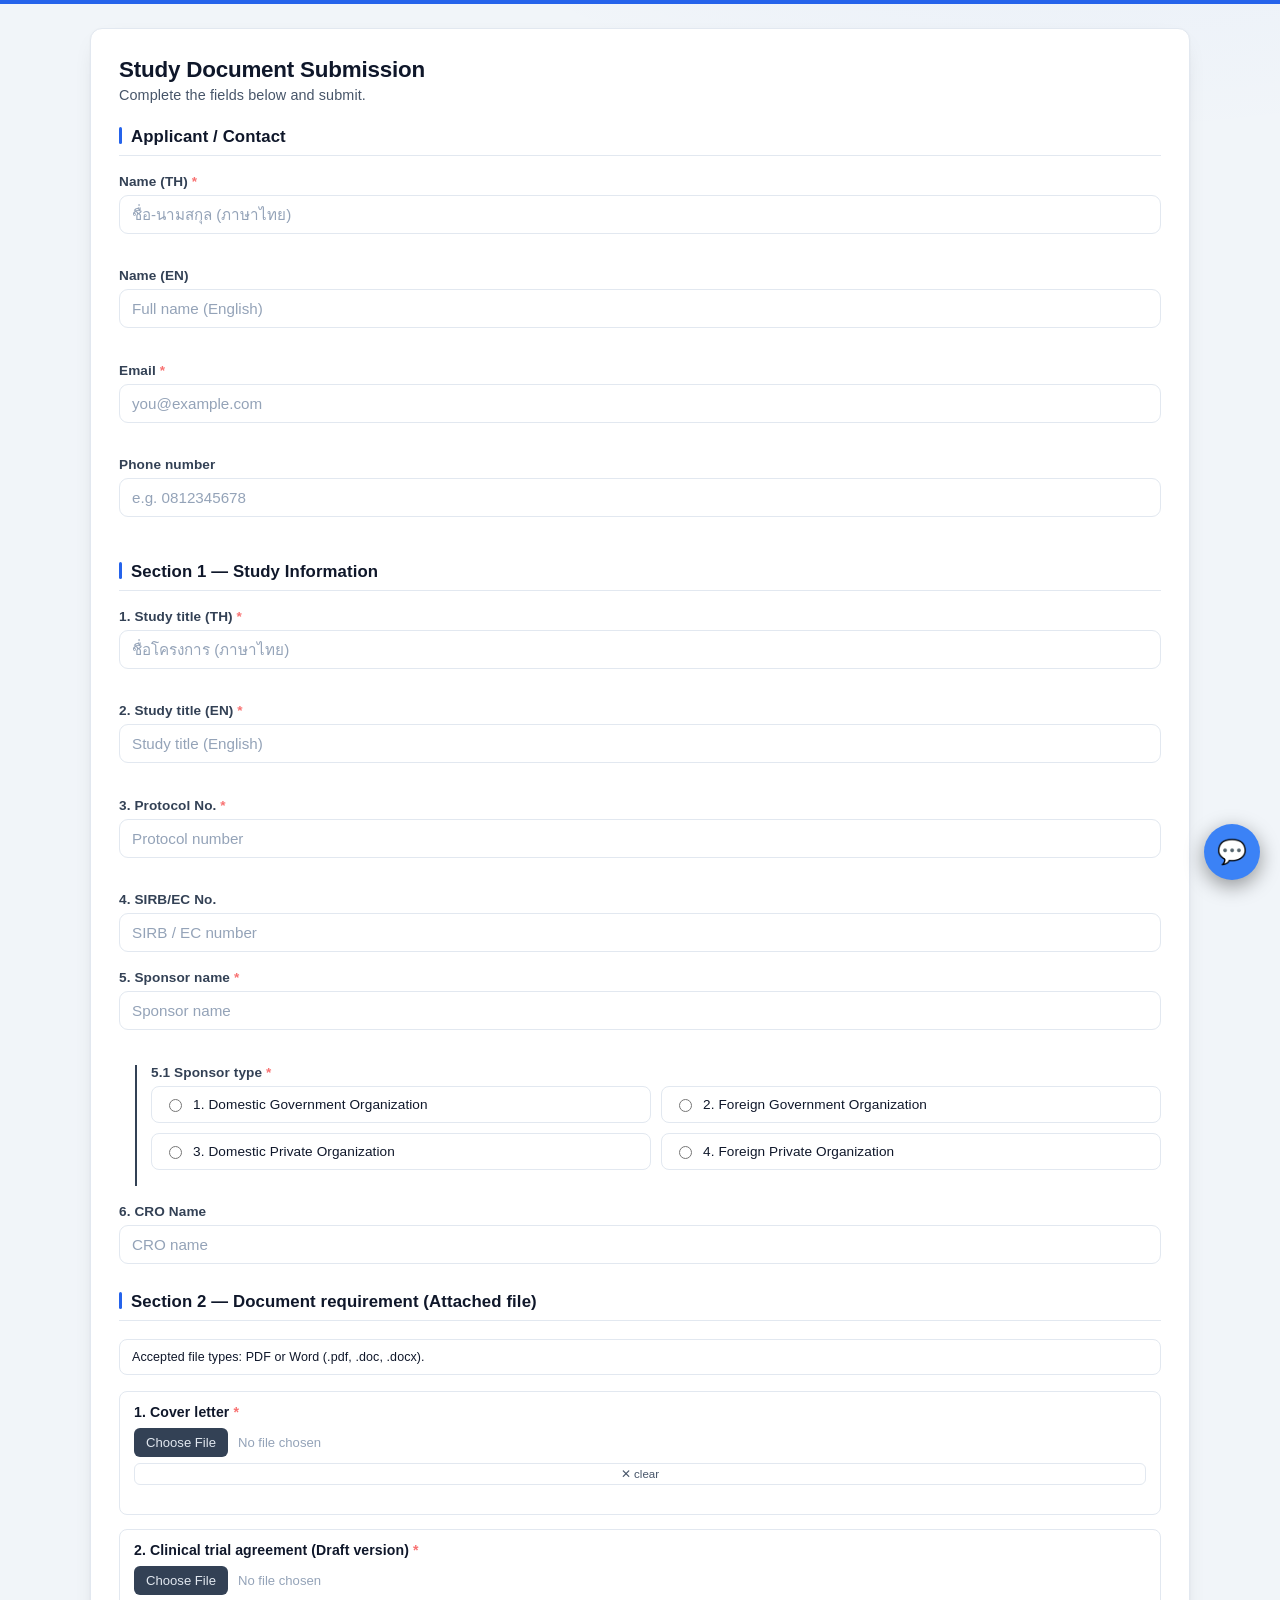
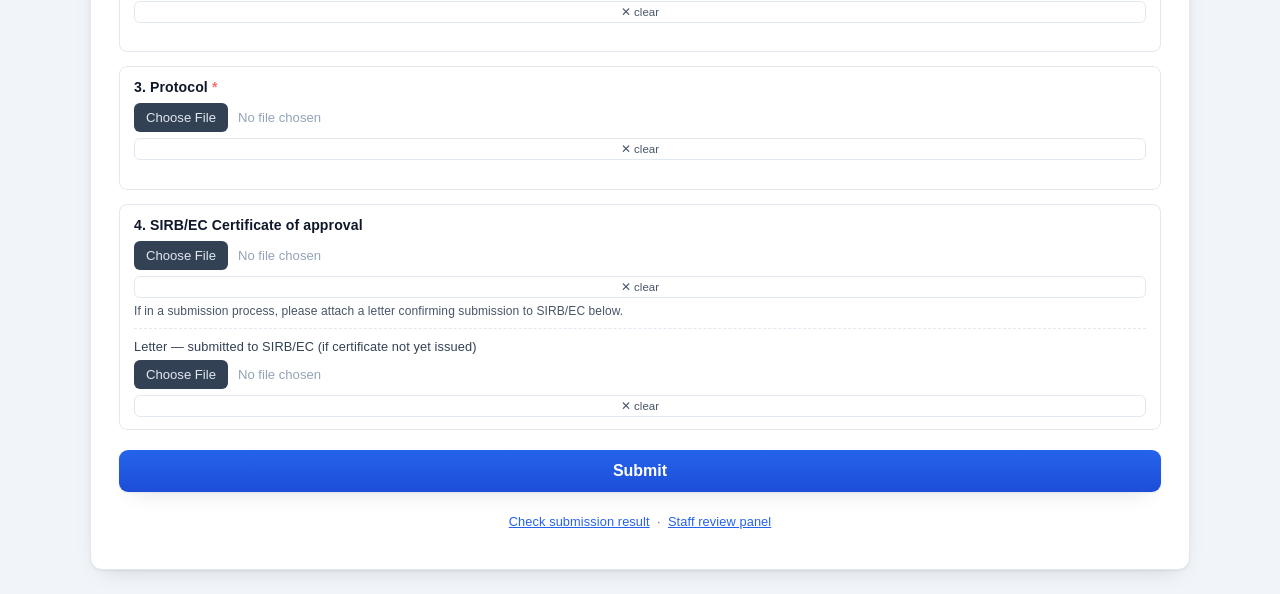
<file: submission.html>
<!DOCTYPE html>
<html lang="en">
<head>
  <meta charset="UTF-8" />
  <meta name="viewport" content="width=device-width, initial-scale=1.0" />
  <title>Study Document Submission</title>
  <style>
    * { box-sizing: border-box; }
    body {
      margin: 0;
      font-family: -apple-system, BlinkMacSystemFont, "Segoe UI", Roboto, sans-serif;
      background: #0f172a;
      color: #e2e8f0;
      display: flex;
      align-items: flex-start;
      justify-content: center;
      min-height: 100vh;
      padding: 24px;
    }
    .container { width: 100%; max-width: 640px; }
    .card {
      background: #1e293b;
      border-radius: 12px;
      padding: 28px;
      box-shadow: 0 10px 30px rgba(0, 0, 0, 0.4);
    }
    h1 { margin: 0 0 4px; font-size: 1.4rem; }
    p.subtitle { margin: 0 0 24px; color: #94a3b8; font-size: 0.9rem; }
    .section-title {
      font-size: 1.05rem;
      font-weight: 700;
      color: #93c5fd;
      border-bottom: 1px solid #334155;
      padding-bottom: 8px;
      margin: 0 0 18px;
    }
    .field { margin-bottom: 18px; }
    label.field-label {
      display: block;
      margin-bottom: 6px;
      font-size: 0.85rem;
      font-weight: 600;
      color: #cbd5e1;
    }
    label.field-label .req { color: #f87171; }
    input[type="text"] {
      width: 100%;
      padding: 10px 12px;
      border: 1px solid #334155;
      border-radius: 8px;
      background: #0f172a;
      color: #e2e8f0;
      font-size: 0.95rem;
      font-family: inherit;
    }
    input[type="text"]:focus {
      outline: none;
      border-color: #3b82f6;
      box-shadow: 0 0 0 3px rgba(59, 130, 246, 0.25);
    }
    .choices {
      display: grid;
      grid-template-columns: 1fr 1fr;
      gap: 10px;
      margin-top: 4px;
    }
    .choice {
      display: flex;
      align-items: flex-start;
      gap: 8px;
      background: #0f172a;
      border: 1px solid #334155;
      border-radius: 8px;
      padding: 10px 12px;
      font-size: 0.85rem;
      cursor: pointer;
    }
    .choice input { margin-top: 2px; }
    .sub-field {
      margin-left: 16px;
      padding-left: 14px;
      border-left: 2px solid #334155;
    }
    button {
      width: 100%;
      padding: 12px;
      border: none;
      border-radius: 8px;
      background: #3b82f6;
      color: #fff;
      font-size: 1rem;
      font-weight: 600;
      cursor: pointer;
      transition: background 0.15s;
      margin-top: 6px;
    }
    button:hover { background: #2563eb; }
    .error { color: #f87171; font-size: 0.78rem; margin-top: 4px; min-height: 1em; }
    .success {
      background: #064e3b;
      border: 1px solid #10b981;
      color: #a7f3d0;
      padding: 14px 16px;
      border-radius: 8px;
      margin-bottom: 20px;
      font-size: 0.9rem;
    }
    .submissions { margin-top: 28px; }
    .submissions h2 {
      font-size: 1rem;
      border-bottom: 1px solid #334155;
      padding-bottom: 8px;
      margin-bottom: 12px;
    }
    .submission-item {
      background: #0f172a;
      border: 1px solid #334155;
      border-radius: 8px;
      padding: 12px 14px;
      margin-bottom: 10px;
      font-size: 0.83rem;
    }
    .submission-item .row { margin-bottom: 4px; }
    .submission-item .row strong { color: #93c5fd; }
    .submission-item .meta { color: #64748b; font-size: 0.75rem; margin-top: 8px; }
    .empty { color: #64748b; font-size: 0.85rem; font-style: italic; }
    .clear-btn {
      background: transparent;
      border: 1px solid #475569;
      color: #94a3b8;
      width: auto;
      padding: 6px 12px;
      font-size: 0.8rem;
      font-weight: 500;
      float: right;
      margin-top: -4px;
    }
    .clear-btn:hover { background: #334155; }
    .doc-field {
      border: 1px solid #334155;
      border-radius: 8px;
      padding: 12px 14px;
      margin-bottom: 14px;
      background: #0f172a;
    }
    .doc-field .doc-name {
      font-size: 0.88rem;
      font-weight: 600;
      color: #cbd5e1;
      margin-bottom: 8px;
    }
    .doc-field .doc-name .req { color: #f87171; }
    input[type="file"] {
      width: 100%;
      font-size: 0.82rem;
      color: #94a3b8;
    }
    input[type="file"]::file-selector-button {
      background: #334155;
      color: #e2e8f0;
      border: none;
      padding: 7px 12px;
      border-radius: 6px;
      margin-right: 10px;
      cursor: pointer;
      font-size: 0.82rem;
    }
    input[type="file"]::file-selector-button:hover { background: #475569; }
    .note-hint { font-size: 0.75rem; color: #64748b; margin-top: 6px; }
    .conditional {
      margin-top: 10px;
      padding-top: 10px;
      border-top: 1px dashed #334155;
    }
    .conditional label { font-size: 0.8rem; color: #94a3b8; display: block; margin-bottom: 6px; }
    .conditional input[type="text"] { background: #1e293b; }
    .section-note {
      font-size: 0.78rem;
      color: #fbbf24;
      background: rgba(251, 191, 36, 0.08);
      border: 1px solid rgba(251, 191, 36, 0.3);
      border-radius: 8px;
      padding: 10px 12px;
      margin-bottom: 16px;
    }
    @media (max-width: 480px) {
      .choices { grid-template-columns: 1fr; }
    }
    .clear-file { background:transparent; border:1px solid #475569; color:#94a3b8; border-radius:6px; padding:3px 9px; font-size:0.72rem; font-weight:500; cursor:pointer; margin-top:6px; }
    .clear-file:hover { background:#334155; color:#e2e8f0; }
  </style>
  <style id="enterprise-theme">
/* ============================================================================
   Enterprise SaaS theme — LIGHT MODE
   Clinical Research Administration Platform. Visual layer loaded LAST so it
   refines look WITHOUT changing markup/content/JS. Overrides the pages'
   hardcoded dark colors to a clean, professional white/slate palette.
   ============================================================================ */

:root {
  --app-bg:        #f1f5f9;   /* page background (soft gray) */
  --surface-1:     #ffffff;   /* cards / panels */
  --surface-2:     #f8fafc;   /* inputs / insets */
  --surface-3:     #eef2f7;   /* hover / elevated rows */
  --border:        #e2e8f0;
  --border-soft:   #eef2f7;
  --text:          #0f172a;
  --text-muted:    #475569;
  --text-dim:      #94a3b8;
  --brand:         #2563eb;
  --brand-strong:  #1d4ed8;
  --brand-tint:    rgba(37,99,235,.12);
  --ok:#15803d; --ok-bg:#e9f8ef; --ok-bd:#86efac;
  --warn:#b45309; --warn-bg:#fef5e7; --warn-bd:#fcd9a5;
  --danger:#b91c1c; --danger-bg:#fdecec; --danger-bd:#f6b7b7;
  --info:#1d4ed8; --info-bg:#e8f0ff; --info-bd:#bcd3ff;
  --radius:12px; --radius-sm:9px;
  --shadow:0 1px 2px rgba(16,24,40,.06), 0 8px 24px -14px rgba(16,24,40,.25);
  --font:"Inter",-apple-system,BlinkMacSystemFont,"Segoe UI",Roboto,"Helvetica Neue",Arial,"Noto Sans Thai",sans-serif;
}

/* ---- base ---- */
body {
  background:
    radial-gradient(1200px 600px at 85% -10%, rgba(37,99,235,.05), transparent 60%),
    var(--app-bg) !important;
  color: var(--text) !important;
  font-family: var(--font) !important;
  -webkit-font-smoothing: antialiased;
  letter-spacing: .1px;
  border-top: 4px solid var(--brand) !important;
}
a { color: var(--brand) !important; }

/* ---- full-width layout (use the whole screen) ---- */
.container { width: 100% !important; max-width: 1100px !important; margin: 0 auto !important; }
.wrap { max-width: 1320px !important; margin: 0 auto !important; }
/* give centered single-card pages (submission/result) breathing room + top gap */
body { padding-left: 24px; padding-right: 24px; }

/* ---- generic dark-surface overrides (catch hardcoded colors) ---- */
.card, .table-wrap, .stat, .ai-panel, .login-card,
.container .card, .doc-field, .track-box, .hd-tickets, .ai-rec,
.comment-box, .resub-note, .conditional, .choice, .section-note {
  background: var(--surface-1) !important;
  border-color: var(--border) !important;
  color: var(--text) !important;
}
.card, .table-wrap, .stat, .ai-panel, .login-card {
  border: 1px solid var(--border) !important;
  border-radius: var(--radius) !important;
  box-shadow: var(--shadow) !important;
}

/* text colors */
h1, h2, h3, .title, .doc-name, .track-name, .tl-label, .hd-tsub { color: var(--text) !important; }
.subtitle, p.subtitle, .muted, .count-note, .section-label, .lbl,
.ai-h, .meta, .card .sub, .note-hint, .hint, .ai-detail, .track-meta,
.tl-date, .hd-th .muted { color: var(--text-muted) !important; }
.field-label, label, .rf-label { color: #334155 !important; }

/* ---- headings / section titles ---- */
h1 { letter-spacing: -.2px; font-weight: 700; }
.section-title {
  color: var(--text) !important;
  border-bottom: 1px solid var(--border) !important;
  font-weight: 700 !important;
}
.section-title::before {
  content: ""; display: inline-block; width: 3px; height: 1em;
  background: var(--brand); border-radius: 2px; margin-right: 9px; vertical-align: -2px;
}

/* ---- top bar ---- */
.topbar {
  background: linear-gradient(180deg, #ffffff, #f8fafc) !important;
  border-bottom: 1px solid var(--border) !important;
  box-shadow: var(--shadow);
}
.topbar h1 { font-size: 1.05rem; color: var(--text) !important; }

/* ---- inputs ---- */
input[type="text"], input[type="email"], input[type="password"],
textarea, select, .lookup input, .toolbar input, .toolbar select,
.review-box select, .review-box textarea, .hd-reply input, .hd-row input,
.resubmit textarea, .resubmit input {
  background: #ffffff !important;
  border: 1px solid var(--border) !important;
  border-radius: var(--radius-sm) !important;
  color: var(--text) !important;
}
input::placeholder, textarea::placeholder { color: #94a3b8 !important; }
input:focus, textarea:focus, select:focus {
  outline: none !important;
  border-color: var(--brand) !important;
  box-shadow: 0 0 0 3px var(--brand-tint) !important;
}

/* ---- buttons ---- */
button[type="submit"], .save-btn, .lookup button, .resubmit button, .hd-send, .hd-fab {
  background: linear-gradient(180deg, var(--brand), var(--brand-strong)) !important;
  border: none !important; color: #fff !important;
  border-radius: var(--radius-sm) !important; font-weight: 600 !important;
  box-shadow: var(--shadow);
}
button[type="submit"]:hover, .save-btn:hover, .lookup button:hover,
.resubmit button:hover, .hd-send:hover, .hd-fab:hover { filter: brightness(1.06); }
.btn-ghost, .clear-btn, .clear-file, .hd-esc, .hd-view {
  background: #fff !important; border: 1px solid var(--border) !important; color: var(--text-muted) !important;
}
.btn-ghost:hover, .clear-btn:hover, .clear-file:hover, .hd-esc:hover { background: var(--surface-3) !important; color: var(--text) !important; }
.del-btn { background: #fdecec !important; color: #b91c1c !important; border: 1px solid #f6b7b7 !important; }
.del-btn:hover { background: #fbd9d9 !important; }

/* ---- status badges ---- */
.status-pill, .ai-badge, .hd-tstatus, .badge, .pill {
  border-radius: 999px !important; font-weight: 700 !important;
}
.st-Approved  { background: var(--ok-bg)!important;    color: var(--ok)!important;    border:1px solid var(--ok-bd)!important; }
.st-Rejected  { background: var(--danger-bg)!important; color: var(--danger)!important; border:1px solid var(--danger-bd)!important; }
.st-Pending   { background: var(--warn-bg)!important;  color: var(--warn)!important;  border:1px solid var(--warn-bd)!important; }
.st-Needs-revision { background: var(--warn-bg)!important; color:#c2410c!important;   border:1px solid var(--warn-bd)!important; }
.st-In-review { background: var(--info-bg)!important;  color: var(--info)!important;  border:1px solid var(--info-bd)!important; }
.badge { background: var(--surface-2)!important; border:1px solid var(--border)!important; color: var(--text-muted)!important; }

/* ---- stat tiles ---- */
.stats { gap: 16px; }
.stat { padding: 18px !important; position: relative; overflow: hidden; }
.stat::after { content:""; position:absolute; left:0; top:0; bottom:0; width:3px; background: var(--brand); }
.stat .num { color: var(--brand) !important; font-weight: 800 !important; letter-spacing: -.5px; }
.stat .lbl { color: var(--text-muted) !important; text-transform: uppercase; letter-spacing: .5px; font-size: .7rem !important; }

/* ---- data table ---- */
table thead th { background: var(--surface-2) !important; color: var(--text-muted) !important; border-bottom: 1px solid var(--border) !important; }
tbody td { border-bottom: 1px solid var(--border-soft) !important; color: var(--text) !important; }
tbody tr.main-row:hover { background: var(--surface-3) !important; }
tbody tr.expanded-row > td { background: #f8fafc !important; }
.id-cell { color: var(--text-dim) !important; }
.title-cell .th { color: var(--text-muted) !important; }

/* ---- detail / review ---- */
.detail { padding: 18px 20px !important; }
.track-box { background: var(--surface-2) !important; border: 1px solid var(--border) !important; }
.review-box { border-top: 1px solid var(--border) !important; }
.row strong { color: #1d4ed8 !important; }

/* ---- AI panel ---- */
.ai-panel { background: var(--surface-2) !important; }
.ai-rec { background: #fff !important; }
.ai-yes { color: var(--ok) !important; } .ai-no { color: var(--danger) !important; }
.ai-src { color: var(--brand) !important; background: var(--info-bg) !important; border: 1px solid var(--info-bd) !important; }
.ai-sum, .ai-analyzed { color: var(--text-muted) !important; }

/* ---- timeline ---- */
.tl-step .dot { background: #fff !important; border-color: var(--border) !important; color: var(--text-dim) !important; }
.tl-step.done .dot, .tl-step.current .dot { background: var(--brand) !important; border-color: var(--brand) !important; color: #fff !important; box-shadow: 0 0 0 4px var(--brand-tint); }
.tl-step:not(:first-child)::before { background: var(--border) !important; }
.tl-step.done:not(:first-child)::before, .tl-step.current:not(:first-child)::before { background: var(--brand) !important; }
.tl-label { color: var(--text) !important; }

/* ---- help desk chat widget (light) ---- */
.hd-panel { background: #fff !important; border: 1px solid var(--border) !important; box-shadow: 0 10px 40px rgba(16,24,40,.18) !important; }
.hd-head { background: var(--surface-2) !important; border-bottom: 1px solid var(--border) !important; }
.hd-head .t { color: var(--text) !important; }
.hd-body { background: #fff !important; }
.hd-foot { background: var(--surface-2) !important; border-top: 1px solid var(--border) !important; }
.hd-bot { background: var(--surface-2) !important; color: var(--text) !important; border: 1px solid var(--border) !important; }
.hd-user { background: var(--brand) !important; color: #fff !important; }
.hd-staff { background: var(--ok-bg) !important; color: #166534 !important; border: 1px solid var(--ok-bd) !important; }

/* ---- messages ---- */
.success { background: var(--ok-bg) !important; border: 1px solid var(--ok-bd) !important; color: #166534 !important; }
.error, .rf-err { color: #dc2626 !important; }

/* scrollbars */
* { scrollbar-width: thin; scrollbar-color: #cbd5e1 transparent; }
*::-webkit-scrollbar { width: 10px; height: 10px; }
*::-webkit-scrollbar-thumb { background: #cbd5e1; border-radius: 8px; }

  </style>
</head>
<body>
  <div class="container">
    <div class="card">
      <h1>Study Document Submission</h1>
      <p class="subtitle">Complete the fields below and submit.</p>

      <div id="successMsg" class="success" style="display:none;"></div>

      <form id="submissionForm" novalidate>
        <h2 class="section-title">Applicant / Contact</h2>

        <div class="field">
          <label class="field-label" for="contactNameTH">Name (TH) <span class="req">*</span></label>
          <input type="text" id="contactNameTH" name="contactNameTH" placeholder="ชื่อ-นามสกุล (ภาษาไทย)" />
          <div class="error" id="contactNameTHError"></div>
        </div>

        <div class="field">
          <label class="field-label" for="contactNameEN">Name (EN)</label>
          <input type="text" id="contactNameEN" name="contactNameEN" placeholder="Full name (English)" />
          <div class="error" id="contactNameENError"></div>
        </div>

        <div class="field">
          <label class="field-label" for="email">Email <span class="req">*</span></label>
          <input type="text" id="email" name="email" placeholder="you@example.com" />
          <div class="error" id="emailError"></div>
        </div>

        <div class="field">
          <label class="field-label" for="phone">Phone number</label>
          <input type="text" id="phone" name="phone" placeholder="e.g. 0812345678" />
          <div class="error" id="phoneError"></div>
        </div>

        <h2 class="section-title" style="margin-top:28px;">Section 1 — Study Information</h2>

        <div class="field">
          <label class="field-label" for="titleTH">1. Study title (TH) <span class="req">*</span></label>
          <input type="text" id="titleTH" name="titleTH" placeholder="ชื่อโครงการ (ภาษาไทย)" />
          <div class="error" id="titleTHError"></div>
        </div>

        <div class="field">
          <label class="field-label" for="titleEN">2. Study title (EN) <span class="req">*</span></label>
          <input type="text" id="titleEN" name="titleEN" placeholder="Study title (English)" />
          <div class="error" id="titleENError"></div>
        </div>

        <div class="field">
          <label class="field-label" for="protocolNo">3. Protocol No. <span class="req">*</span></label>
          <input type="text" id="protocolNo" name="protocolNo" placeholder="Protocol number" />
          <div class="error" id="protocolNoError"></div>
        </div>

        <div class="field">
          <label class="field-label" for="sirbNo">4. SIRB/EC No.</label>
          <input type="text" id="sirbNo" name="sirbNo" placeholder="SIRB / EC number" />
        </div>

        <div class="field">
          <label class="field-label" for="sponsorName">5. Sponsor name <span class="req">*</span></label>
          <input type="text" id="sponsorName" name="sponsorName" placeholder="Sponsor name" />
          <div class="error" id="sponsorNameError"></div>
        </div>

        <div class="field sub-field">
          <label class="field-label">5.1 Sponsor type <span class="req">*</span></label>
          <div class="choices">
            <label class="choice">
              <input type="radio" name="sponsorType" value="Domestic Government Organization" />
              <span>1. Domestic Government Organization</span>
            </label>
            <label class="choice">
              <input type="radio" name="sponsorType" value="Foreign Government Organization" />
              <span>2. Foreign Government Organization</span>
            </label>
            <label class="choice">
              <input type="radio" name="sponsorType" value="Domestic Private Organization" />
              <span>3. Domestic Private Organization</span>
            </label>
            <label class="choice">
              <input type="radio" name="sponsorType" value="Foreign Private Organization" />
              <span>4. Foreign Private Organization</span>
            </label>
          </div>
          <div class="error" id="sponsorTypeError"></div>
        </div>

        <div class="field">
          <label class="field-label" for="croName">6. CRO Name</label>
          <input type="text" id="croName" name="croName" placeholder="CRO name" />
        </div>

        <h2 class="section-title" style="margin-top:28px;">Section 2 — Document requirement (Attached file)</h2>
        <div class="section-note">Accepted file types: PDF or Word (.pdf, .doc, .docx).</div>

        <div class="doc-field">
          <div class="doc-name">1. Cover letter <span class="req">*</span></div>
          <input type="file" id="docCover" name="docCover" accept=".pdf,.doc,.docx" />
          <button type="button" class="clear-file" data-target="docCover">✕ clear</button>
          <div class="error" id="docCoverError"></div>
        </div>

        <div class="doc-field">
          <div class="doc-name">2. Clinical trial agreement (Draft version) <span class="req">*</span></div>
          <input type="file" id="docCTA" name="docCTA" accept=".pdf,.doc,.docx" />
          <button type="button" class="clear-file" data-target="docCTA">✕ clear</button>
          <div class="error" id="docCTAError"></div>
        </div>

        <div class="doc-field">
          <div class="doc-name">3. Protocol <span class="req">*</span></div>
          <input type="file" id="docProtocol" name="docProtocol" accept=".pdf,.doc,.docx" />
          <button type="button" class="clear-file" data-target="docProtocol">✕ clear</button>
          <div class="error" id="docProtocolError"></div>
        </div>

        <div class="doc-field">
          <div class="doc-name">4. SIRB/EC Certificate of approval</div>
          <input type="file" id="docSIRB" name="docSIRB" accept=".pdf,.doc,.docx" />
          <button type="button" class="clear-file" data-target="docSIRB">✕ clear</button>
          <div class="note-hint">If in a submission process, please attach a letter confirming submission to SIRB/EC below.</div>
          <div class="conditional">
            <label for="sirbSubmittedLetter">Letter — submitted to SIRB/EC (if certificate not yet issued)</label>
            <input type="file" id="sirbSubmittedLetter" name="sirbSubmittedLetter" accept=".pdf,.doc,.docx" />
          <button type="button" class="clear-file" data-target="sirbSubmittedLetter">✕ clear</button>
          </div>
        </div>

        <button type="submit">Submit</button>
      </form>

      <p style="margin-top:22px;text-align:center;font-size:0.8rem;color:#64748b;">
        <a class="navlink" data-path="/result" href="/result" style="color:#60a5fa;">Check submission result</a>
        &nbsp;·&nbsp;
        <a class="navlink" data-path="/review" href="/review" style="color:#60a5fa;">Staff review panel</a>
      </p>
    </div>
  </div>

  <script>
    // Detect base prefix (e.g. "" when served at "/", "/app" behind a proxy).
    const BASE = (function () {
      var p = window.location.pathname;
      var routes = ["/index.html", "/submission.html", "/admin", "/admin.html",
                    "/review", "/review.html", "/result-preview", "/result-preview.html",
                    "/result", "/result.html"];
      for (var i = 0; i < routes.length; i++) {
        if (p === routes[i] || p.endsWith(routes[i])) return p.slice(0, p.length - routes[i].length);
      }
      if (p.endsWith("/")) return p.slice(0, -1);
      return p;
    })();
    function u(path) { return BASE + path; }
    // GET helper that defeats CDN/proxy caching by appending a timestamp.
    function g(path) { return u(path) + (path.indexOf("?") === -1 ? "?" : "&") + "_=" + Date.now(); }

    const form = document.getElementById("submissionForm");
    const successMsg = document.getElementById("successMsg");

    const TEXT_FIELDS = [
      { key: "titleTH", label: "Study title (TH)" },
      { key: "titleEN", label: "Study title (EN)" },
      { key: "protocolNo", label: "Protocol No." },
      { key: "sirbNo", label: "SIRB/EC No." },
      { key: "sponsorName", label: "Sponsor name" },
      { key: "croName", label: "CRO Name" },
    ];

    const FILE_FIELDS = [
      { key: "docCover", label: "Cover letter", required: true },
      { key: "docCTA", label: "Clinical trial agreement (Draft)", required: true },
      { key: "docProtocol", label: "Protocol", required: true },
      { key: "docSIRB", label: "SIRB/EC Certificate of approval", required: false },
      { key: "sirbSubmittedLetter", label: "Letter — submitted to SIRB/EC", required: false },
    ];

    const ALLOWED_EXT = ["pdf", "doc", "docx"];

    function fileExt(name) {
      const parts = name.split(".");
      return parts.length > 1 ? parts.pop().toLowerCase() : "";
    }

    function formatSize(bytes) {
      if (bytes == null) return "";
      if (bytes < 1024) return bytes + " B";
      if (bytes < 1024 * 1024) return (bytes / 1024).toFixed(1) + " KB";
      return (bytes / (1024 * 1024)).toFixed(1) + " MB";
    }

    function escapeHtml(str) {
      const div = document.createElement("div");
      div.textContent = str == null ? "" : str;
      return div.innerHTML;
    }

    function clearErrors() {
      ["contactNameTH", "contactNameEN", "email", "phone",
       "titleTH", "titleEN", "protocolNo", "sponsorName", "sponsorType",
       "docCover", "docCTA", "docProtocol"].forEach(function (f) {
        const el = document.getElementById(f + "Error");
        if (el) el.textContent = "";
      });
    }

    function clientValidate() {
      clearErrors();
      let valid = true;

      [["contactNameTH", "Name (TH)"],
       ["email", "Email"],
       ["titleTH", "Study title (TH)"],
       ["titleEN", "Study title (EN)"],
       ["protocolNo", "Protocol No."],
       ["sponsorName", "Sponsor name"]].forEach(function (pair) {
        if (!form[pair[0]].value.trim()) {
          document.getElementById(pair[0] + "Error").textContent = pair[1] + " is required.";
          valid = false;
        }
      });

      // Email format
      const emailVal = form.email.value.trim();
      if (emailVal && !/^[^\s@]+@[^\s@]+\.[^\s@]+$/.test(emailVal)) {
        document.getElementById("emailError").textContent = "Enter a valid email address.";
        valid = false;
      }

      // Sponsor type (single-select, required)
      if (!form.querySelector('input[name="sponsorType"]:checked')) {
        document.getElementById("sponsorTypeError").textContent = "Please select a sponsor type.";
        valid = false;
      }

      FILE_FIELDS.forEach(function (f) {
        const input = document.getElementById(f.key);
        const file = input.files && input.files[0];
        const errEl = document.getElementById(f.key + "Error");
        if (!file) {
          if (f.required && errEl) {
            errEl.textContent = f.label + " is required.";
            valid = false;
          }
          return;
        }
        if (ALLOWED_EXT.indexOf(fileExt(file.name)) === -1 && errEl) {
          errEl.textContent = "Only PDF or Word files are allowed.";
          valid = false;
        }
      });
      return valid;
    }

    form.addEventListener("submit", async function (e) {
      e.preventDefault();
      if (!clientValidate()) return;

      const submitBtn = form.querySelector('button[type="submit"]');
      submitBtn.disabled = true;
      submitBtn.textContent = "Submitting...";

      try {
        const fd = new FormData(form);
        const res = await fetch(u("/api/submit"), { method: "POST", body: fd });
        const data = await res.json().catch(function () { return {}; });

        if (res.status === 201 && data.ok) {
          form.reset();
          successMsg.innerHTML =
            "Submission received. Your reference ID is <strong>#" + data.id + "</strong>.<br>" +
            "Keep this ID to check your result at " +
            '<a href="' + u("/result?id=" + data.id) + '" style="color:#a7f3d0;text-decoration:underline;">the result page</a>.';
          successMsg.style.display = "block";
          successMsg.scrollIntoView({ behavior: "smooth", block: "center" });
        } else if (res.status === 422 && data.fields) {
          // Show server-side field errors
          Object.keys(data.fields).forEach(function (key) {
            const el = document.getElementById(key + "Error");
            if (el) el.textContent = data.fields[key];
          });
        } else {
          alert("Submission failed: " + (data.error || ("HTTP " + res.status)));
        }
      } catch (err) {
        alert("Network error: " + err.message + "\nIs the server running?");
      } finally {
        submitBtn.disabled = false;
        submitBtn.textContent = "Submit";
      }
    });

    // Clear a file input when its ✕ button is pressed
    document.querySelectorAll('.clear-file').forEach(function (btn) {
      btn.addEventListener('click', function () {
        var inp = document.getElementById(btn.dataset.target);
        if (inp) { inp.value = ''; }
        var err = document.getElementById(btn.dataset.target + 'Error');
        if (err) err.textContent = '';
      });
    });

    // Make nav links base-aware
    document.querySelectorAll("a.navlink").forEach(function (a) {
      a.setAttribute("href", u(a.dataset.path));
    });
  </script>
  <script>
  (function(){
    var p=window.location.pathname;
    var routes=["/index.html","/submission.html","/admin","/admin.html","/review","/review.html","/result-preview","/result-preview.html","/result","/result.html"];
    var base=p;
    for(var i=0;i<routes.length;i++){ if(p===routes[i]||p.endsWith(routes[i])){ base=p.slice(0,p.length-routes[i].length); break; } }
    if(base===p){ base = p.endsWith("/")?p.slice(0,-1):p; }
    var s=document.createElement("script"); s.src=base+"/chat-widget.js"; s.defer=true; document.body.appendChild(s);
  })();
  </script>
</body>
</html>
</file>
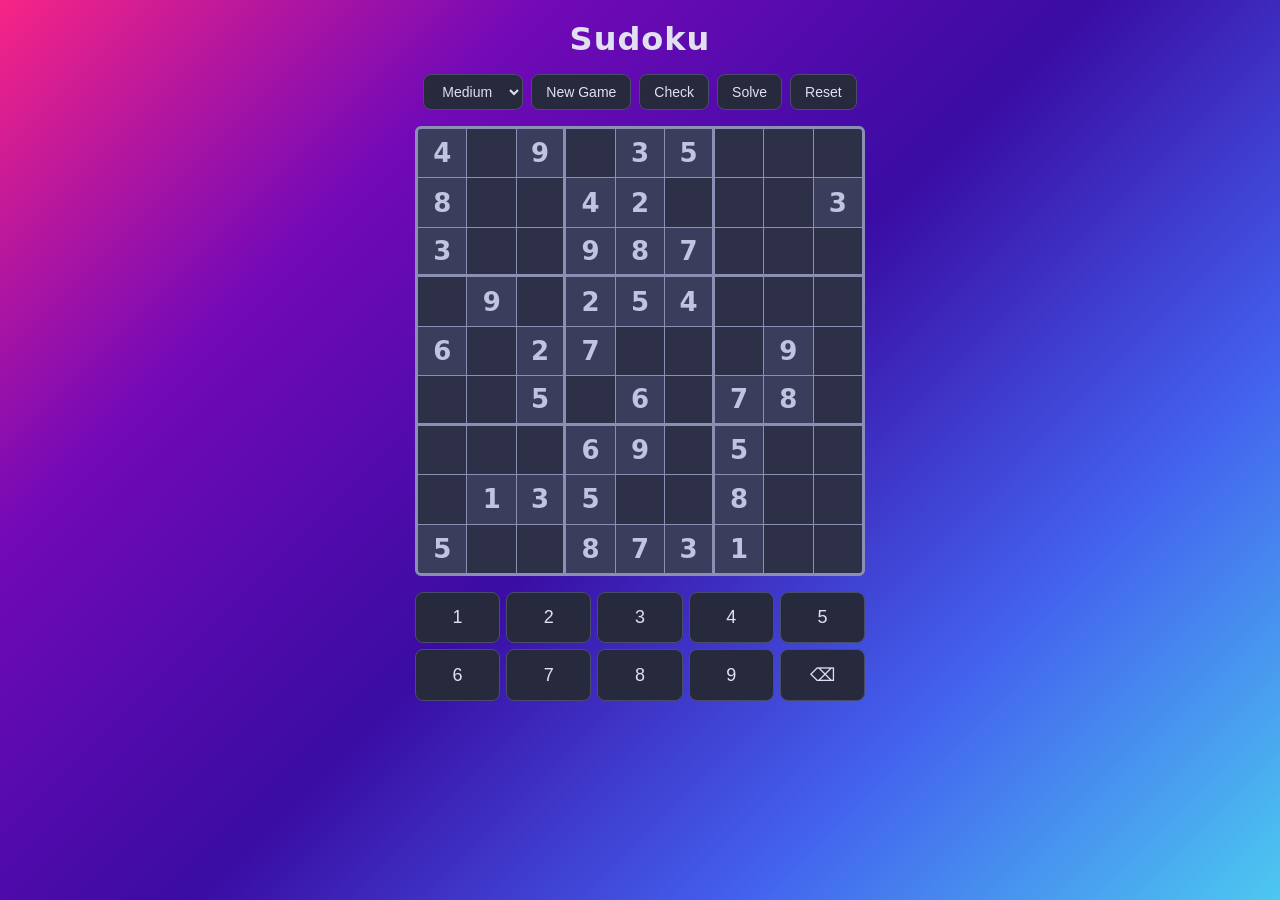
<file: sudoku.html>
<!DOCTYPE html>
<html lang="en">
<head>
<meta charset="UTF-8">
<meta name="viewport" content="width=device-width, initial-scale=1.0">
<title>Sudoku</title>
<style>
  :root {
    --bg: #1e1e2e;
    --panel: #27293d;
    --cell: #2e3047;
    --cell-fixed: #3a3d5c;
    --border: #4a4d6a;
    --thick: #8b8fb3;
    --accent: #7aa2f7;
    --highlight: #353a5c;
    --selected: #44507a;
    --text: #e0e0f0;
    --fixed-text: #c0c4e0;
    --error: #f7768e;
    --success: #9ece6a;
  }
  * { box-sizing: border-box; }
  body {
    margin: 0;
    min-height: 100vh;
    background: linear-gradient(135deg, #f72585 0%, #7209b7 25%, #3a0ca3 50%, #4361ee 75%, #4cc9f0 100%);
    background-attachment: fixed;
    color: var(--text);
    font-family: system-ui, -apple-system, Segoe UI, Roboto, sans-serif;
    display: flex;
    flex-direction: column;
    align-items: center;
    padding: 20px;
  }
  h1 { margin: 0 0 16px; font-weight: 600; letter-spacing: 1px; }
  .controls {
    display: flex;
    gap: 8px;
    flex-wrap: wrap;
    justify-content: center;
    margin-bottom: 16px;
  }
  select, button {
    background: var(--panel);
    color: var(--text);
    border: 1px solid var(--border);
    border-radius: 8px;
    padding: 8px 14px;
    font-size: 14px;
    cursor: pointer;
    transition: background 0.15s, border-color 0.15s;
  }
  select:hover, button:hover { border-color: var(--accent); }
  button:active { background: var(--selected); }
  #board {
    display: grid;
    grid-template-columns: repeat(9, 1fr);
    width: min(90vw, 450px);
    aspect-ratio: 1;
    background: var(--thick);
    gap: 1px;
    border: 3px solid var(--thick);
    border-radius: 6px;
    overflow: hidden;
    touch-action: manipulation;
  }
  .cell {
    background: var(--cell);
    display: flex;
    align-items: center;
    justify-content: center;
    font-size: clamp(16px, 5vw, 26px);
    cursor: pointer;
    user-select: none;
    aspect-ratio: 1;
  }
  .cell.fixed { background: var(--cell-fixed); color: var(--fixed-text); font-weight: 700; }
  .cell.highlight { background: var(--highlight); }
  .cell.selected { background: var(--selected); outline: 2px solid var(--accent); outline-offset: -2px; }
  .cell.same { color: var(--accent); font-weight: 700; }
  .cell.error { color: var(--error); }
  /* thick 3x3 separators */
  .cell.br { border-right: 2px solid var(--thick); }
  .cell.bb { border-bottom: 2px solid var(--thick); }
  .numpad {
    display: grid;
    grid-template-columns: repeat(5, 1fr);
    gap: 6px;
    width: min(90vw, 450px);
    margin-top: 16px;
  }
  .numpad button { padding: 14px 0; font-size: 18px; }
  #message { margin-top: 14px; min-height: 24px; font-size: 16px; font-weight: 600; }
  #message.win { color: var(--success); }
  #message.info { color: var(--accent); }
</style>
</head>
<body>
  <h1>Sudoku</h1>
  <div class="controls">
    <select id="difficulty">
      <option value="45">Easy</option>
      <option value="36" selected>Medium</option>
      <option value="28">Hard</option>
    </select>
    <button id="newGame">New Game</button>
    <button id="check">Check</button>
    <button id="solve">Solve</button>
    <button id="reset">Reset</button>
  </div>
  <div id="board"></div>
  <div class="numpad" id="numpad"></div>
  <div id="message"></div>

<script>
(() => {
  "use strict";

  const SIZE = 9;
  const boardEl = document.getElementById("board");
  const numpadEl = document.getElementById("numpad");
  const messageEl = document.getElementById("message");
  const difficultyEl = document.getElementById("difficulty");

  let solution = [];   // full solved grid
  let puzzle = [];     // starting clues (0 = empty)
  let current = [];    // player's current grid
  let fixed = [];      // boolean grid: true if a given clue
  let cells = [];      // DOM cell references, 81 flat
  let selected = -1;   // selected cell index 0..80

  // ---------- Sudoku engine ----------

  const shuffle = (arr) => {
    for (let i = arr.length - 1; i > 0; i--) {
      const j = Math.floor(Math.random() * (i + 1));
      [arr[i], arr[j]] = [arr[j], arr[i]];
    }
    return arr;
  };

  const isSafe = (grid, row, col, num) => {
    for (let i = 0; i < SIZE; i++) {
      if (grid[row][i] === num || grid[i][col] === num) return false;
    }
    const br = row - (row % 3), bc = col - (col % 3);
    for (let r = 0; r < 3; r++)
      for (let c = 0; c < 3; c++)
        if (grid[br + r][bc + c] === num) return false;
    return true;
  };

  // Fill an empty grid with a complete valid solution via randomized backtracking.
  const fillGrid = (grid) => {
    for (let i = 0; i < 81; i++) {
      const row = Math.floor(i / 9), col = i % 9;
      if (grid[row][col] === 0) {
        const nums = shuffle([1, 2, 3, 4, 5, 6, 7, 8, 9]);
        for (const num of nums) {
          if (isSafe(grid, row, col, num)) {
            grid[row][col] = num;
            if (fillGrid(grid)) return true;
            grid[row][col] = 0;
          }
        }
        return false;
      }
    }
    return true;
  };

  // Count solutions, capped at `limit` for performance.
  const countSolutions = (grid, limit = 2) => {
    let count = 0;
    const solve = () => {
      for (let i = 0; i < 81; i++) {
        const row = Math.floor(i / 9), col = i % 9;
        if (grid[row][col] === 0) {
          for (let num = 1; num <= 9; num++) {
            if (isSafe(grid, row, col, num)) {
              grid[row][col] = num;
              solve();
              grid[row][col] = 0;
              if (count >= limit) return;
            }
          }
          return; // no valid number -> dead end
        }
      }
      count++;
    };
    solve();
    return count;
  };

  const emptyGrid = () => Array.from({ length: 9 }, () => Array(9).fill(0));
  const cloneGrid = (g) => g.map((row) => row.slice());

  const generatePuzzle = (clues) => {
    const full = emptyGrid();
    fillGrid(full);
    solution = cloneGrid(full);

    const p = cloneGrid(full);
    // positions to attempt removal, in random order
    const positions = shuffle([...Array(81).keys()]);
    let remaining = 81;

    for (const pos of positions) {
      if (remaining <= clues) break;
      const row = Math.floor(pos / 9), col = pos % 9;
      const backup = p[row][col];
      if (backup === 0) continue;
      p[row][col] = 0;
      // verify uniqueness
      const test = cloneGrid(p);
      if (countSolutions(test, 2) !== 1) {
        p[row][col] = backup; // revert, keeps unique solution
      } else {
        remaining--;
      }
    }
    return p;
  };

  // ---------- Rendering ----------

  const buildBoard = () => {
    boardEl.innerHTML = "";
    cells = [];
    for (let i = 0; i < 81; i++) {
      const cell = document.createElement("div");
      cell.className = "cell";
      const col = i % 9, row = Math.floor(i / 9);
      if (col === 2 || col === 5) cell.classList.add("br");
      if (row === 2 || row === 5) cell.classList.add("bb");
      cell.addEventListener("click", () => selectCell(i));
      boardEl.appendChild(cell);
      cells.push(cell);
    }
  };

  const buildNumpad = () => {
    numpadEl.innerHTML = "";
    for (let n = 1; n <= 9; n++) {
      const b = document.createElement("button");
      b.textContent = n;
      b.addEventListener("click", () => enterNumber(n));
      numpadEl.appendChild(b);
    }
    const erase = document.createElement("button");
    erase.textContent = "⌫";
    erase.addEventListener("click", () => enterNumber(0));
    numpadEl.appendChild(erase);
  };

  const render = () => {
    for (let i = 0; i < 81; i++) {
      const row = Math.floor(i / 9), col = i % 9;
      const val = current[row][col];
      const cell = cells[i];
      cell.textContent = val === 0 ? "" : val;
      cell.classList.remove("fixed", "highlight", "selected", "same", "error");
      if (fixed[row][col]) cell.classList.add("fixed");
    }
    applyHighlights();
  };

  const applyHighlights = () => {
    cells.forEach((c) => c.classList.remove("highlight", "selected", "same"));
    if (selected < 0) return;
    const sRow = Math.floor(selected / 9), sCol = selected % 9;
    const sVal = current[sRow][sCol];
    const bRow = sRow - (sRow % 3), bCol = sCol - (sCol % 3);
    for (let i = 0; i < 81; i++) {
      const row = Math.floor(i / 9), col = i % 9;
      const inBox = row >= bRow && row < bRow + 3 && col >= bCol && col < bCol + 3;
      if (row === sRow || col === sCol || inBox) cells[i].classList.add("highlight");
      if (sVal !== 0 && current[row][col] === sVal) cells[i].classList.add("same");
    }
    cells[selected].classList.add("selected");
  };

  // ---------- Interaction ----------

  const selectCell = (i) => {
    selected = i;
    applyHighlights();
  };

  const enterNumber = (n) => {
    if (selected < 0) return;
    const row = Math.floor(selected / 9), col = selected % 9;
    if (fixed[row][col]) return;
    current[row][col] = n;
    clearMessage();
    cells[selected].classList.remove("error");
    cells[selected].textContent = n === 0 ? "" : n;
    applyHighlights();
    checkWin();
  };

  const checkWin = () => {
    for (let r = 0; r < 9; r++)
      for (let c = 0; c < 9; c++)
        if (current[r][c] !== solution[r][c]) return;
    setMessage("🎉 Solved! Well done!", "win");
    selected = -1;
    applyHighlights();
  };

  const checkBoard = () => {
    let hasError = false;
    for (let i = 0; i < 81; i++) {
      const row = Math.floor(i / 9), col = i % 9;
      cells[i].classList.remove("error");
      const val = current[row][col];
      if (val !== 0 && !fixed[row][col] && val !== solution[row][col]) {
        cells[i].classList.add("error");
        hasError = true;
      }
    }
    if (hasError) setMessage("Some entries are incorrect.", "info");
    else setMessage("No mistakes so far!", "info");
  };

  const solveBoard = () => {
    current = cloneGrid(solution);
    render();
    setMessage("Here is the solution.", "info");
    selected = -1;
    applyHighlights();
  };

  const resetBoard = () => {
    current = cloneGrid(puzzle);
    clearMessage();
    render();
  };

  const newGame = () => {
    const clues = parseInt(difficultyEl.value, 10);
    setMessage("Generating…", "info");
    // let the message paint before heavy work
    setTimeout(() => {
      puzzle = generatePuzzle(clues);
      current = cloneGrid(puzzle);
      fixed = puzzle.map((row) => row.map((v) => v !== 0));
      selected = -1;
      clearMessage();
      render();
    }, 20);
  };

  const setMessage = (text, cls = "") => {
    messageEl.textContent = text;
    messageEl.className = cls;
  };
  const clearMessage = () => setMessage("");

  // ---------- Keyboard ----------

  document.addEventListener("keydown", (e) => {
    if (selected < 0) {
      if (e.key.startsWith("Arrow")) { selected = 0; applyHighlights(); e.preventDefault(); }
      return;
    }
    let row = Math.floor(selected / 9), col = selected % 9;
    if (e.key >= "1" && e.key <= "9") { enterNumber(parseInt(e.key, 10)); e.preventDefault(); }
    else if (e.key === "0" || e.key === "Backspace" || e.key === "Delete") { enterNumber(0); e.preventDefault(); }
    else if (e.key === "ArrowUp") { row = (row + 8) % 9; selected = row * 9 + col; applyHighlights(); e.preventDefault(); }
    else if (e.key === "ArrowDown") { row = (row + 1) % 9; selected = row * 9 + col; applyHighlights(); e.preventDefault(); }
    else if (e.key === "ArrowLeft") { col = (col + 8) % 9; selected = row * 9 + col; applyHighlights(); e.preventDefault(); }
    else if (e.key === "ArrowRight") { col = (col + 1) % 9; selected = row * 9 + col; applyHighlights(); e.preventDefault(); }
  });

  // ---------- Wire up ----------

  document.getElementById("newGame").addEventListener("click", newGame);
  document.getElementById("check").addEventListener("click", checkBoard);
  document.getElementById("solve").addEventListener("click", solveBoard);
  document.getElementById("reset").addEventListener("click", resetBoard);

  buildBoard();
  buildNumpad();
  newGame();
})();
</script>
</body>
</html>
</file>
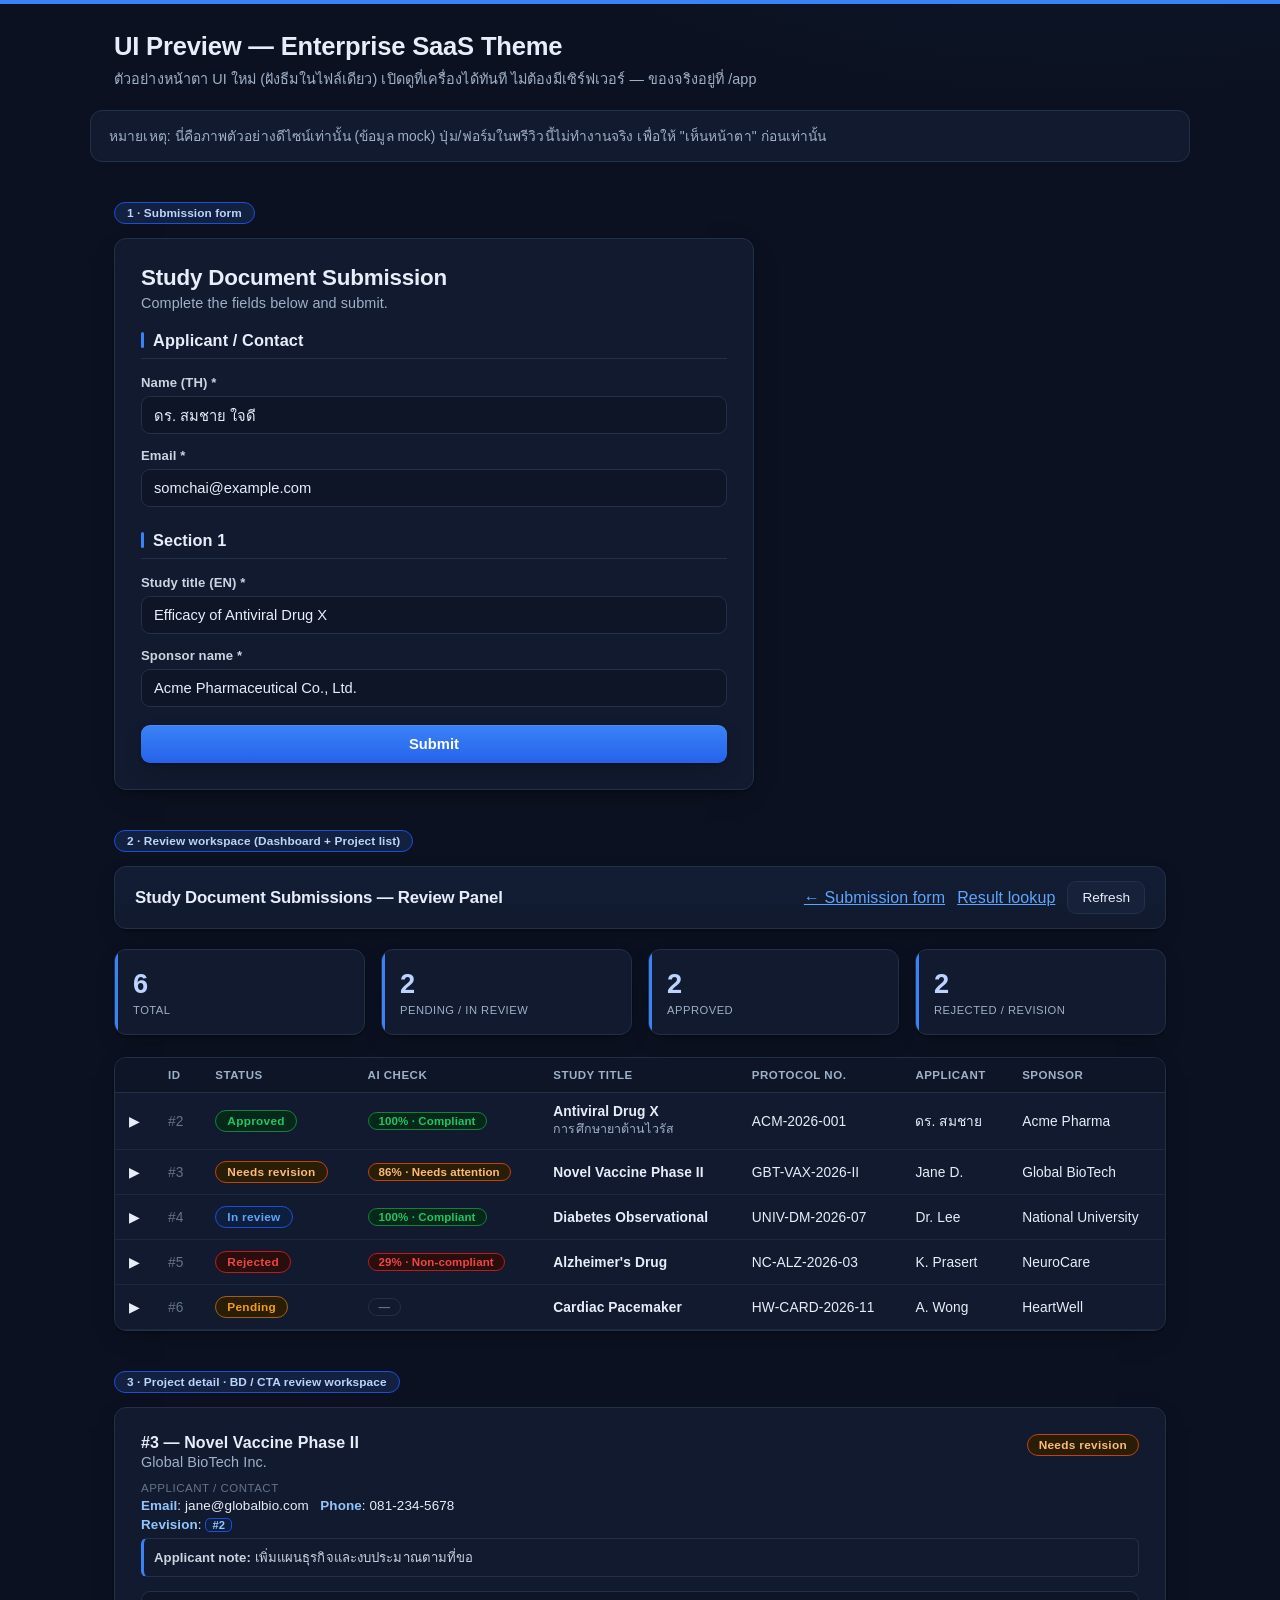
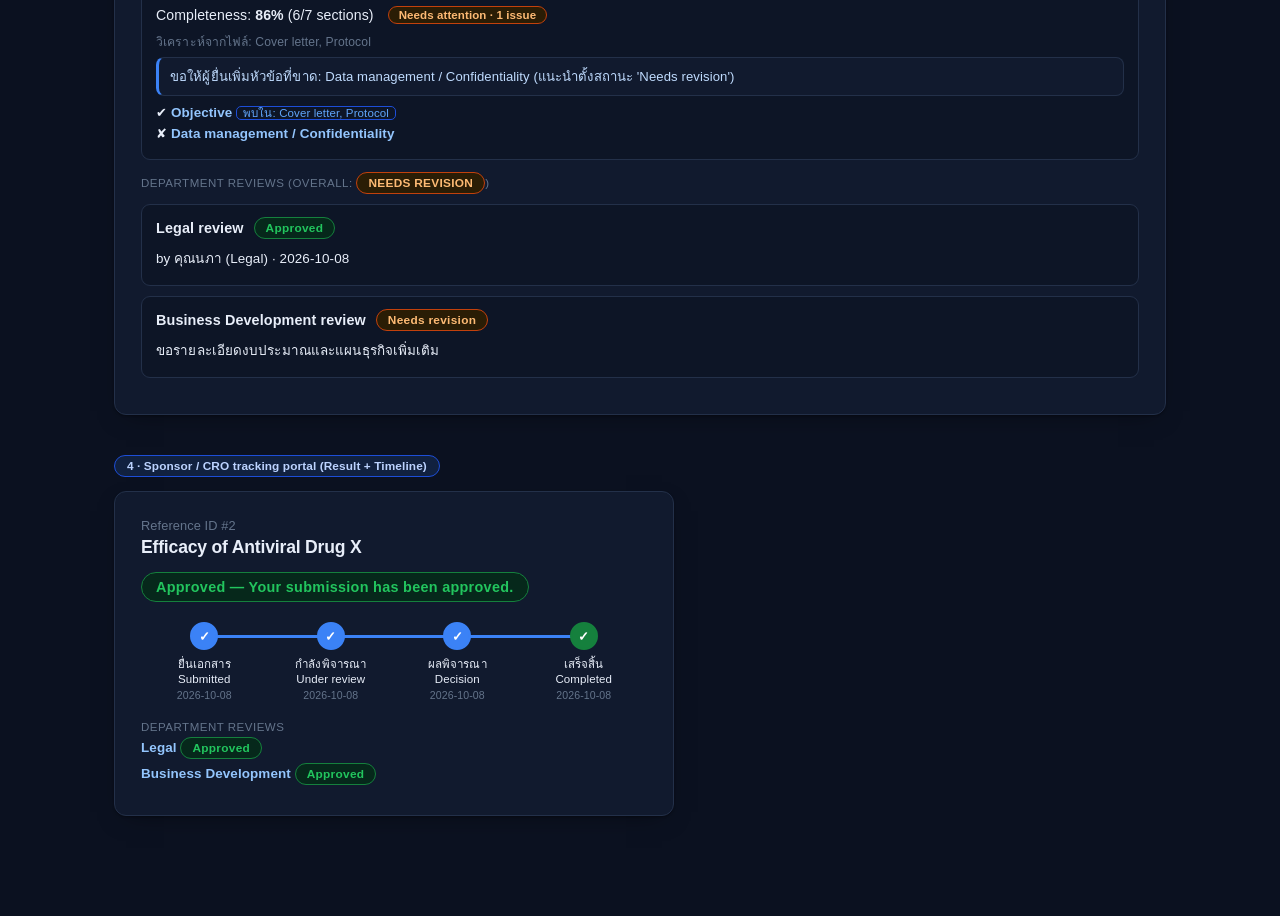
<file: ui-preview.html>
<!DOCTYPE html>
<html lang="en">
<head>
<meta charset="UTF-8" />
<meta name="viewport" content="width=device-width, initial-scale=1.0" />
<title>UI Preview — Enterprise SaaS Theme</title>
<style>
/* ===== base reset so preview looks consistent ===== */
*{box-sizing:border-box;}
:root{
  --app-bg:#0b1120;--surface-1:#111a2e;--surface-2:#0d1526;--surface-3:#16213a;
  --border:#233049;--border-soft:#1c2740;--text:#e8eef9;--text-muted:#9fb0c9;--text-dim:#64748b;
  --brand:#3b82f6;--brand-strong:#2563eb;--brand-tint:rgba(59,130,246,.14);
  --ok:#22c55e;--ok-bg:#06281b;--ok-bd:#15803d;--warn:#f59e0b;--warn-bg:#2a1d05;--warn-bd:#a16207;
  --danger:#ef4444;--danger-bg:#2a0d0d;--danger-bd:#b91c1c;--info:#60a5fa;--info-bg:#0e1f3d;--info-bd:#1d4ed8;
  --radius:12px;--radius-sm:9px;--shadow:0 1px 2px rgba(0,0,0,.3),0 8px 24px -12px rgba(0,0,0,.55);
  --font:"Inter",-apple-system,BlinkMacSystemFont,"Segoe UI",Roboto,"Noto Sans Thai",sans-serif;
}
body{
  margin:0;font-family:var(--font);color:var(--text);
  background:radial-gradient(1200px 600px at 85% -10%,rgba(59,130,246,.08),transparent 60%),var(--app-bg);
  border-top:4px solid var(--brand);-webkit-font-smoothing:antialiased;letter-spacing:.1px;padding:0 0 60px;
}
a{color:var(--info);}
.wrap{max-width:1100px;margin:0 auto;padding:24px;}
.note{background:var(--surface-1);border:1px solid var(--border);border-radius:var(--radius);padding:14px 18px;margin:20px auto;max-width:1100px;color:var(--text-muted);font-size:.86rem;}
.pv-h{font-size:1.6rem;margin:28px auto 6px;max-width:1100px;padding:0 24px;}
.pv-sub{color:var(--text-muted);max-width:1100px;margin:0 auto 10px;padding:0 24px;font-size:.9rem;}
.pv-section{margin:40px auto;max-width:1100px;padding:0 24px;}
.pv-tag{display:inline-block;background:var(--brand-tint);color:#bcd3ff;border:1px solid var(--info-bd);border-radius:999px;padding:3px 12px;font-size:.74rem;font-weight:700;margin-bottom:14px;}

/* ===== shared theme bits ===== */
.card{background:var(--surface-1);border:1px solid var(--border);border-radius:var(--radius);box-shadow:var(--shadow);padding:26px;}
h1,h2,h3{letter-spacing:-.2px;}
.subtitle{color:var(--text-muted);font-size:.9rem;margin:4px 0 20px;}
.section-title{color:var(--text);border-bottom:1px solid var(--border);font-weight:700;padding-bottom:8px;margin:0 0 16px;font-size:1.02rem;}
.section-title::before{content:"";display:inline-block;width:3px;height:1em;background:var(--brand);border-radius:2px;margin-right:9px;vertical-align:-2px;}
label{display:block;font-size:.82rem;color:#cbd5e1;font-weight:600;margin:14px 0 6px;}
input,textarea,select{width:100%;padding:10px 12px;background:var(--surface-2);border:1px solid var(--border);border-radius:var(--radius-sm);color:var(--text);font-size:.92rem;font-family:inherit;}
input:focus{outline:none;border-color:var(--brand);box-shadow:0 0 0 3px var(--brand-tint);}
.btn{background:linear-gradient(180deg,var(--brand),var(--brand-strong));border:none;border-radius:var(--radius-sm);color:#fff;font-weight:600;padding:11px 18px;cursor:pointer;box-shadow:0 1px 0 rgba(255,255,255,.08) inset,var(--shadow);font-size:.92rem;}
.btn-ghost{background:var(--surface-3);border:1px solid var(--border);color:#e8eef9;border-radius:var(--radius-sm);padding:8px 14px;font-size:.85rem;cursor:pointer;}

/* badges */
.pill{display:inline-block;border-radius:999px;font-weight:700;letter-spacing:.3px;font-size:.74rem;padding:3px 11px;}
.st-Approved{background:var(--ok-bg);color:var(--ok);border:1px solid var(--ok-bd);}
.st-Rejected{background:var(--danger-bg);color:var(--danger);border:1px solid var(--danger-bd);}
.st-Pending{background:var(--warn-bg);color:var(--warn);border:1px solid var(--warn-bd);}
.st-Needs{background:var(--warn-bg);color:#fdba74;border:1px solid #c2410c;}
.st-Inreview{background:var(--info-bg);color:var(--info);border:1px solid var(--info-bd);}

/* stats */
.stats{display:grid;grid-template-columns:repeat(4,1fr);gap:16px;margin-bottom:22px;}
.stat{background:var(--surface-1);border:1px solid var(--border);border-radius:var(--radius);box-shadow:var(--shadow);padding:18px;position:relative;overflow:hidden;}
.stat::after{content:"";position:absolute;left:0;top:0;bottom:0;width:3px;background:var(--brand);}
.stat .num{font-size:1.7rem;font-weight:800;color:#bcd3ff;letter-spacing:-.5px;}
.stat .lbl{color:var(--text-muted);text-transform:uppercase;letter-spacing:.5px;font-size:.7rem;margin-top:4px;}

/* topbar */
.topbar{background:linear-gradient(180deg,#121d35,var(--surface-1));border:1px solid var(--border);border-radius:var(--radius);box-shadow:var(--shadow);padding:14px 20px;display:flex;justify-content:space-between;align-items:center;margin-bottom:20px;}
.topbar h1{font-size:1.05rem;margin:0;}
.topbar .right{display:flex;gap:12px;align-items:center;}

/* table */
.table-wrap{background:var(--surface-1);border:1px solid var(--border);border-radius:var(--radius);overflow:hidden;box-shadow:var(--shadow);}
table{width:100%;border-collapse:collapse;font-size:.86rem;}
thead th{text-align:left;padding:11px 14px;background:var(--surface-2);color:var(--text-muted);font-size:.72rem;text-transform:uppercase;letter-spacing:.5px;border-bottom:1px solid var(--border);}
tbody td{padding:11px 14px;border-bottom:1px solid var(--border-soft);}
tbody tr:hover{background:var(--surface-3);}
.id-cell{color:var(--text-dim);}
.title-cell{font-weight:600;}
.title-cell .th{color:var(--text-muted);font-weight:400;font-size:.78rem;}

/* timeline */
.timeline{display:flex;margin:20px 0;}
.tl-step{flex:1;text-align:center;position:relative;}
.tl-step .dot{width:28px;height:28px;border-radius:50%;margin:0 auto;background:var(--surface-2);border:2px solid var(--border);color:var(--text-dim);display:flex;align-items:center;justify-content:center;font-size:.82rem;font-weight:700;position:relative;z-index:1;}
.tl-step:not(:first-child)::before{content:"";position:absolute;top:13px;left:-50%;width:100%;height:3px;background:var(--border);z-index:0;}
.tl-step.done:not(:first-child)::before,.tl-step.current:not(:first-child)::before{background:var(--brand);}
.tl-step.done .dot{background:var(--brand);border-color:var(--brand);color:#fff;}
.tl-step.current .dot{border-color:var(--brand);color:#93c5fd;box-shadow:0 0 0 4px var(--brand-tint);}
.tl-step.final-ok .dot{background:var(--ok-bd);border-color:var(--ok-bd);color:#fff;}
.tl-label{font-size:.72rem;margin-top:7px;color:var(--text);line-height:1.3;}
.tl-date{font-size:.66rem;color:var(--text-dim);margin-top:2px;}

/* ai + review bits */
.ai-panel{background:var(--surface-2);border:1px solid var(--border);border-radius:var(--radius-sm);padding:14px;margin-top:14px;}
.ai-top{display:flex;gap:14px;align-items:center;flex-wrap:wrap;margin-bottom:8px;}
.ai-badge{display:inline-block;padding:2px 10px;border-radius:999px;font-size:.72rem;font-weight:700;}
.v-ok{background:var(--ok-bg);color:var(--ok);border:1px solid var(--ok-bd);}
.ai-rec{background:var(--surface-1);border:1px solid var(--border);border-left:3px solid var(--brand);border-radius:8px;padding:8px 11px;margin:6px 0;font-size:.82rem;color:#bfdbfe;}
.track-box{background:var(--surface-2);border:1px solid var(--border);border-radius:var(--radius-sm);padding:12px 14px;margin:10px 0;}
.track-head{display:flex;gap:10px;align-items:center;margin-bottom:9px;}
.track-name{font-weight:700;font-size:.9rem;}
.badge{display:inline-block;background:var(--surface-2);border:1px solid var(--border);border-radius:6px;padding:2px 8px;font-size:.72rem;color:#cbd5e1;margin:2px 4px 2px 0;}
.row{font-size:.84rem;margin:4px 0;} .row strong{color:#93c5fd;}
.section-label{font-size:.72rem;color:var(--text-dim);text-transform:uppercase;letter-spacing:.5px;margin:12px 0 4px;}
.resub-note{background:var(--surface-1);border:1px solid var(--border);border-left:3px solid var(--brand);border-radius:6px;padding:8px 10px;margin-top:6px;font-size:.82rem;color:#cbd5e1;}
</style>
</head>
<body>
  <h1 class="pv-h">UI Preview — Enterprise SaaS Theme</h1>
  <p class="pv-sub">ตัวอย่างหน้าตา UI ใหม่ (ฝังธีมในไฟล์เดียว) เปิดดูที่เครื่องได้ทันที ไม่ต้องมีเซิร์ฟเวอร์ — ของจริงอยู่ที่ /app</p>
  <div class="note">หมายเหตุ: นี่คือภาพตัวอย่างดีไซน์เท่านั้น (ข้อมูล mock) ปุ่ม/ฟอร์มในพรีวิวนี้ไม่ทำงานจริง เพื่อให้ "เห็นหน้าตา" ก่อนเท่านั้น</div>

  <!-- ===== 1) Submission form ===== -->
  <div class="pv-section">
    <span class="pv-tag">1 · Submission form</span>
    <div class="card" style="max-width:640px;">
      <h1 style="margin:0 0 4px;font-size:1.4rem;">Study Document Submission</h1>
      <p class="subtitle">Complete the fields below and submit.</p>
      <div class="section-title">Applicant / Contact</div>
      <label>Name (TH) *</label><input value="ดร. สมชาย ใจดี" />
      <label>Email *</label><input value="somchai@example.com" />
      <div class="section-title" style="margin-top:24px;">Section 1</div>
      <label>Study title (EN) *</label><input value="Efficacy of Antiviral Drug X" />
      <label>Sponsor name *</label><input value="Acme Pharmaceutical Co., Ltd." />
      <button class="btn" style="margin-top:18px;width:100%;">Submit</button>
    </div>
  </div>

  <!-- ===== 2) Review workspace (dashboard + table) ===== -->
  <div class="pv-section">
    <span class="pv-tag">2 · Review workspace (Dashboard + Project list)</span>
    <div class="topbar"><h1>Study Document Submissions — Review Panel</h1>
      <div class="right"><a href="#">← Submission form</a><a href="#">Result lookup</a><button class="btn-ghost">Refresh</button></div></div>
    <div class="stats">
      <div class="stat"><div class="num">6</div><div class="lbl">Total</div></div>
      <div class="stat"><div class="num">2</div><div class="lbl">Pending / In review</div></div>
      <div class="stat"><div class="num">2</div><div class="lbl">Approved</div></div>
      <div class="stat"><div class="num">2</div><div class="lbl">Rejected / Revision</div></div>
    </div>
    <div class="table-wrap">
      <table>
        <thead><tr><th style="width:28px;"></th><th>ID</th><th>Status</th><th>AI check</th><th>Study title</th><th>Protocol No.</th><th>Applicant</th><th>Sponsor</th></tr></thead>
        <tbody>
          <tr><td>▶</td><td class="id-cell">#2</td><td><span class="pill st-Approved">Approved</span></td><td><span class="ai-badge v-ok">100% · Compliant</span></td><td class="title-cell">Antiviral Drug X<div class="th">การศึกษายาต้านไวรัส</div></td><td>ACM-2026-001</td><td>ดร. สมชาย</td><td>Acme Pharma</td></tr>
          <tr><td>▶</td><td class="id-cell">#3</td><td><span class="pill st-Needs">Needs revision</span></td><td><span class="ai-badge" style="background:var(--warn-bg);color:#fdba74;border:1px solid #c2410c;">86% · Needs attention</span></td><td class="title-cell">Novel Vaccine Phase II</td><td>GBT-VAX-2026-II</td><td>Jane D.</td><td>Global BioTech</td></tr>
          <tr><td>▶</td><td class="id-cell">#4</td><td><span class="pill st-Inreview">In review</span></td><td><span class="ai-badge v-ok">100% · Compliant</span></td><td class="title-cell">Diabetes Observational</td><td>UNIV-DM-2026-07</td><td>Dr. Lee</td><td>National University</td></tr>
          <tr><td>▶</td><td class="id-cell">#5</td><td><span class="pill st-Rejected">Rejected</span></td><td><span class="ai-badge" style="background:var(--danger-bg);color:var(--danger);border:1px solid var(--danger-bd);">29% · Non-compliant</span></td><td class="title-cell">Alzheimer's Drug</td><td>NC-ALZ-2026-03</td><td>K. Prasert</td><td>NeuroCare</td></tr>
          <tr><td>▶</td><td class="id-cell">#6</td><td><span class="pill st-Pending">Pending</span></td><td><span class="ai-badge" style="color:#64748b;border:1px solid var(--border);">—</span></td><td class="title-cell">Cardiac Pacemaker</td><td>HW-CARD-2026-11</td><td>A. Wong</td><td>HeartWell</td></tr>
        </tbody>
      </table>
    </div>
  </div>

  <!-- ===== 3) Project detail / BD + CTA review workspace ===== -->
  <div class="pv-section">
    <span class="pv-tag">3 · Project detail · BD / CTA review workspace</span>
    <div class="card">
      <div style="display:flex;justify-content:space-between;align-items:flex-start;">
        <div><div style="font-weight:700;font-size:1rem;">#3 — Novel Vaccine Phase II</div><div class="subtitle" style="margin:2px 0 0;">Global BioTech Inc.</div></div>
        <span class="pill st-Needs">Needs revision</span>
      </div>
      <div class="section-label">Applicant / Contact</div>
      <div class="row"><strong>Email</strong>: jane@globalbio.com &nbsp; <strong>Phone</strong>: 081-234-5678</div>
      <div class="row" style="margin-top:4px;"><strong>Revision</strong>: <span style="background:var(--info-bg);color:#93c5fd;border:1px solid var(--info-bd);border-radius:5px;padding:0 6px;font-size:.7rem;font-weight:700;">#2</span></div>
      <div class="resub-note"><strong>Applicant note:</strong> เพิ่มแผนธุรกิจและงบประมาณตามที่ขอ</div>

      <div class="ai-panel">
        <div class="ai-top"><span style="font-size:.88rem;">Completeness: <strong>86%</strong> (6/7 sections)</span>
          <span class="ai-badge" style="background:var(--warn-bg);color:#fdba74;border:1px solid #c2410c;">Needs attention · 1 issue</span></div>
        <div style="font-size:.76rem;color:var(--text-dim);">วิเคราะห์จากไฟล์: Cover letter, Protocol</div>
        <div class="ai-rec">ขอให้ผู้ยื่นเพิ่มหัวข้อที่ขาด: Data management / Confidentiality (แนะนำตั้งสถานะ 'Needs revision')</div>
        <div class="row" style="margin-top:8px;">✔ <strong>Objective</strong> <span style="font-size:.72rem;color:#60a5fa;background:var(--surface-2);border:1px solid var(--info-bd);border-radius:5px;padding:0 6px;">พบใน: Cover letter, Protocol</span></div>
        <div class="row">✘ <strong>Data management / Confidentiality</strong></div>
      </div>

      <div class="section-label">Department reviews (overall: <span class="pill st-Needs">Needs revision</span>)</div>
      <div class="track-box"><div class="track-head"><span class="track-name">Legal review</span><span class="pill st-Approved">Approved</span></div>
        <div class="row">by คุณนภา (Legal) · 2026-10-08</div></div>
      <div class="track-box"><div class="track-head"><span class="track-name">Business Development review</span><span class="pill st-Needs">Needs revision</span></div>
        <div class="row">ขอรายละเอียดงบประมาณและแผนธุรกิจเพิ่มเติม</div></div>
    </div>
  </div>

  <!-- ===== 4) Sponsor/CRO tracking portal (result + timeline) ===== -->
  <div class="pv-section">
    <span class="pv-tag">4 · Sponsor / CRO tracking portal (Result + Timeline)</span>
    <div class="card" style="max-width:560px;">
      <div style="font-size:.8rem;color:var(--text-dim);">Reference ID #2</div>
      <h2 style="font-size:1.1rem;margin:4px 0 14px;">Efficacy of Antiviral Drug X</h2>
      <span class="pill st-Approved" style="padding:6px 14px;font-size:.9rem;">Approved — Your submission has been approved.</span>
      <div class="timeline">
        <div class="tl-step done"><div class="dot">✓</div><div class="tl-label">ยื่นเอกสาร<br>Submitted</div><div class="tl-date">2026-10-08</div></div>
        <div class="tl-step done"><div class="dot">✓</div><div class="tl-label">กำลังพิจารณา<br>Under review</div><div class="tl-date">2026-10-08</div></div>
        <div class="tl-step done"><div class="dot">✓</div><div class="tl-label">ผลพิจารณา<br>Decision</div><div class="tl-date">2026-10-08</div></div>
        <div class="tl-step done final-ok"><div class="dot">✓</div><div class="tl-label">เสร็จสิ้น<br>Completed</div><div class="tl-date">2026-10-08</div></div>
      </div>
      <div class="section-label">Department reviews</div>
      <div class="row"><strong>Legal</strong> <span class="pill st-Approved">Approved</span></div>
      <div class="row"><strong>Business Development</strong> <span class="pill st-Approved">Approved</span></div>
    </div>
  </div>
</body>
</html>
</file>
